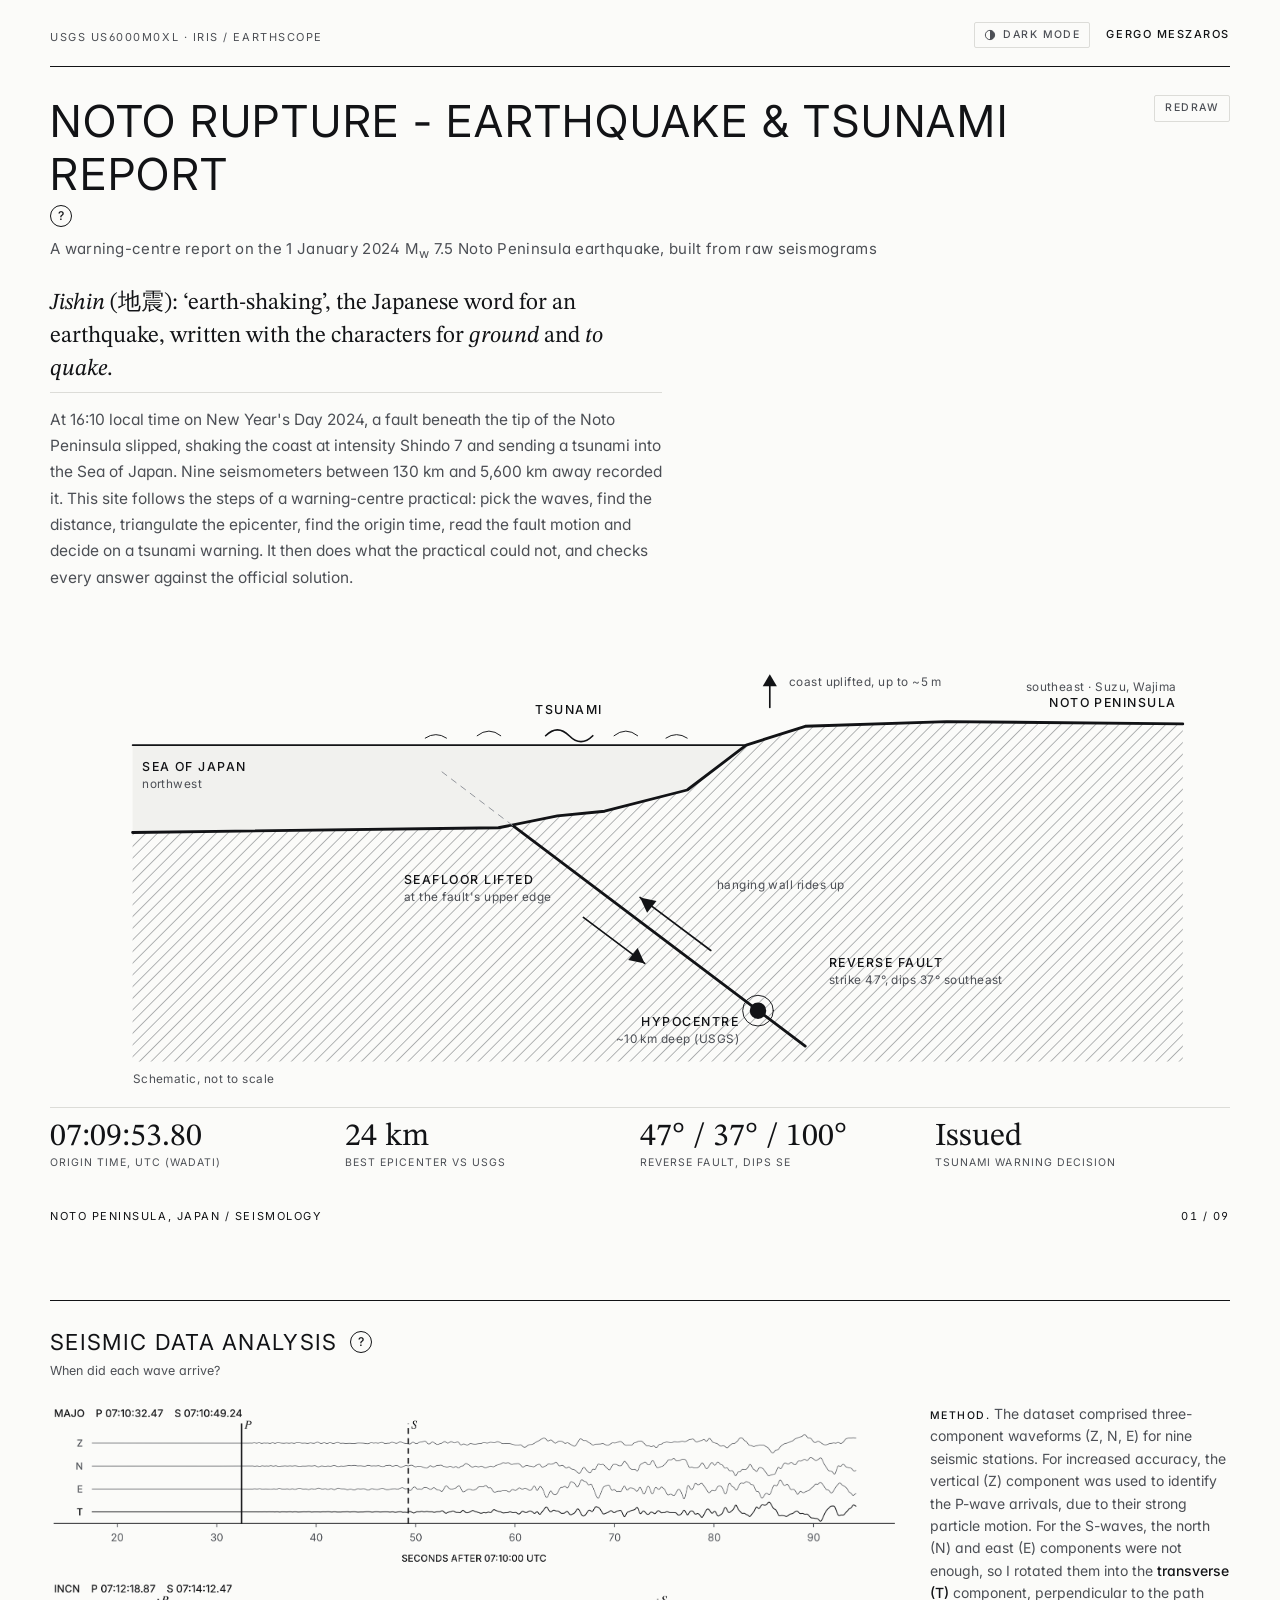
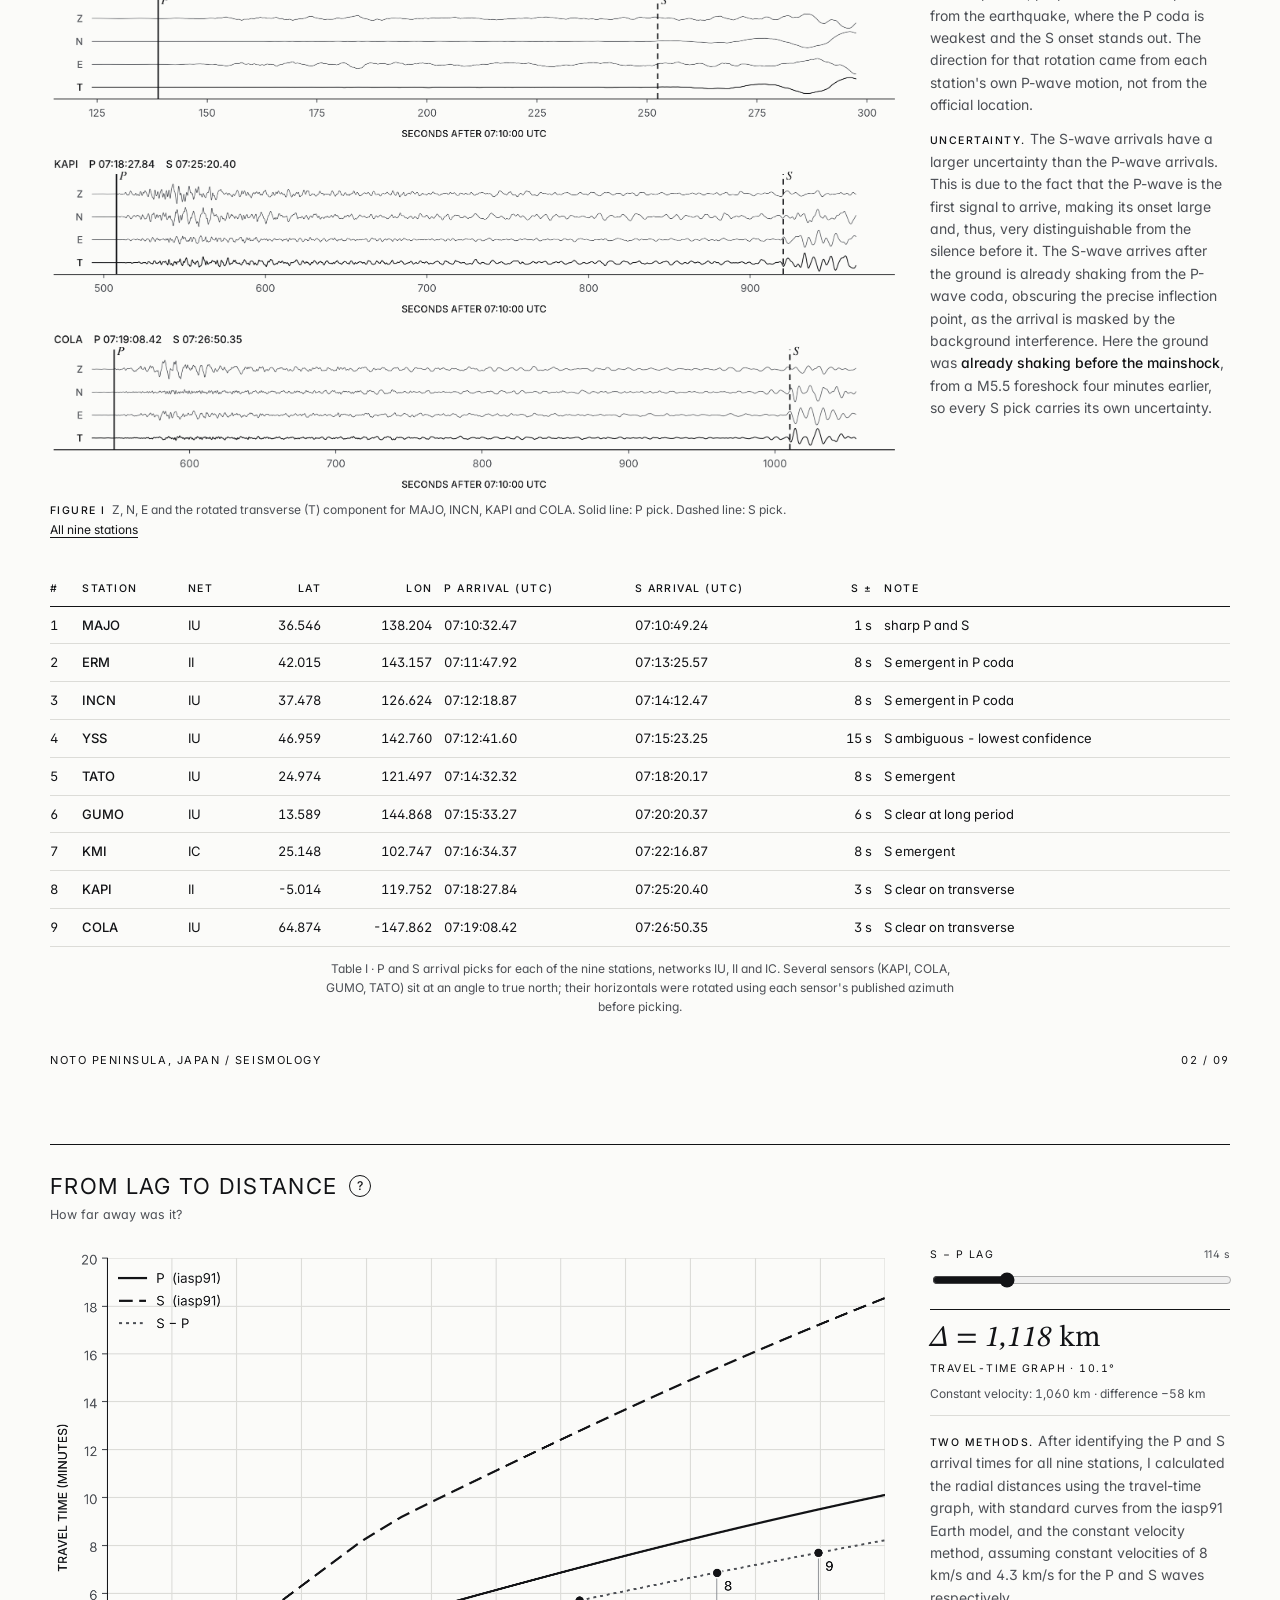
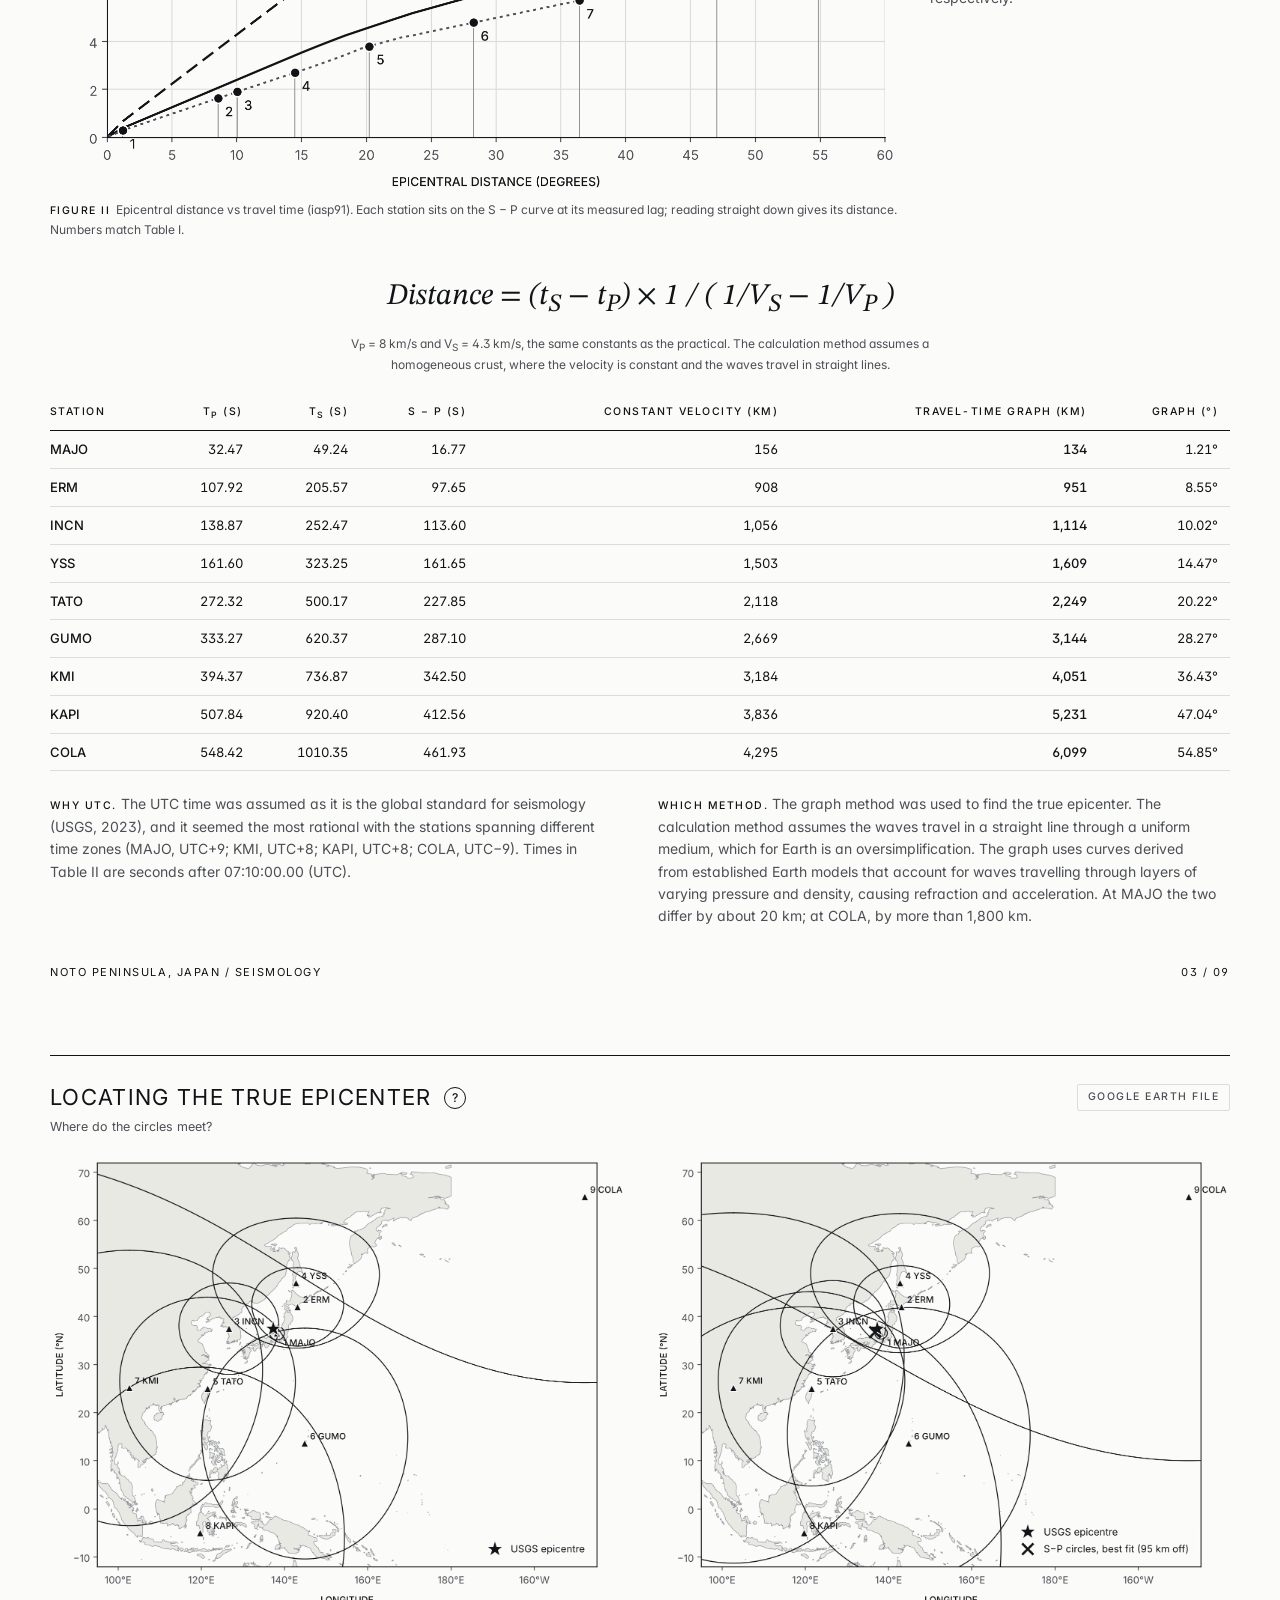
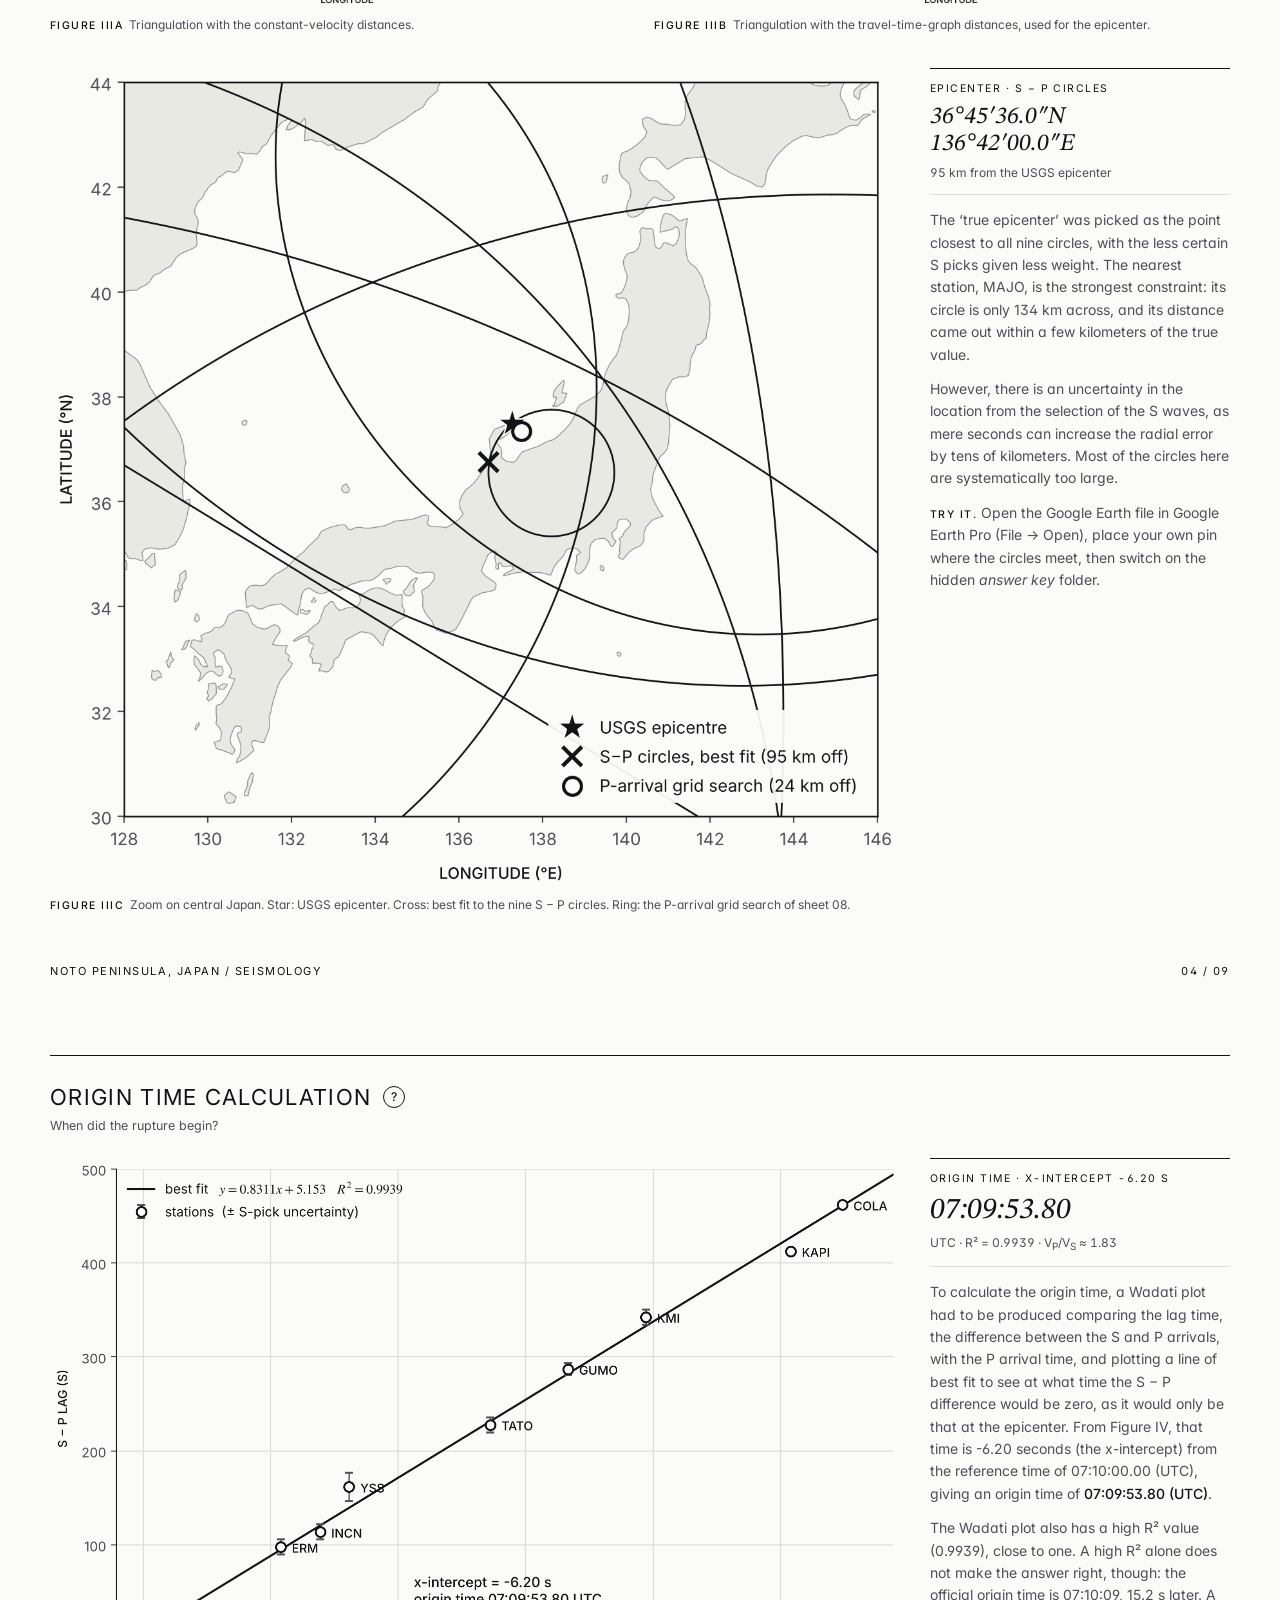
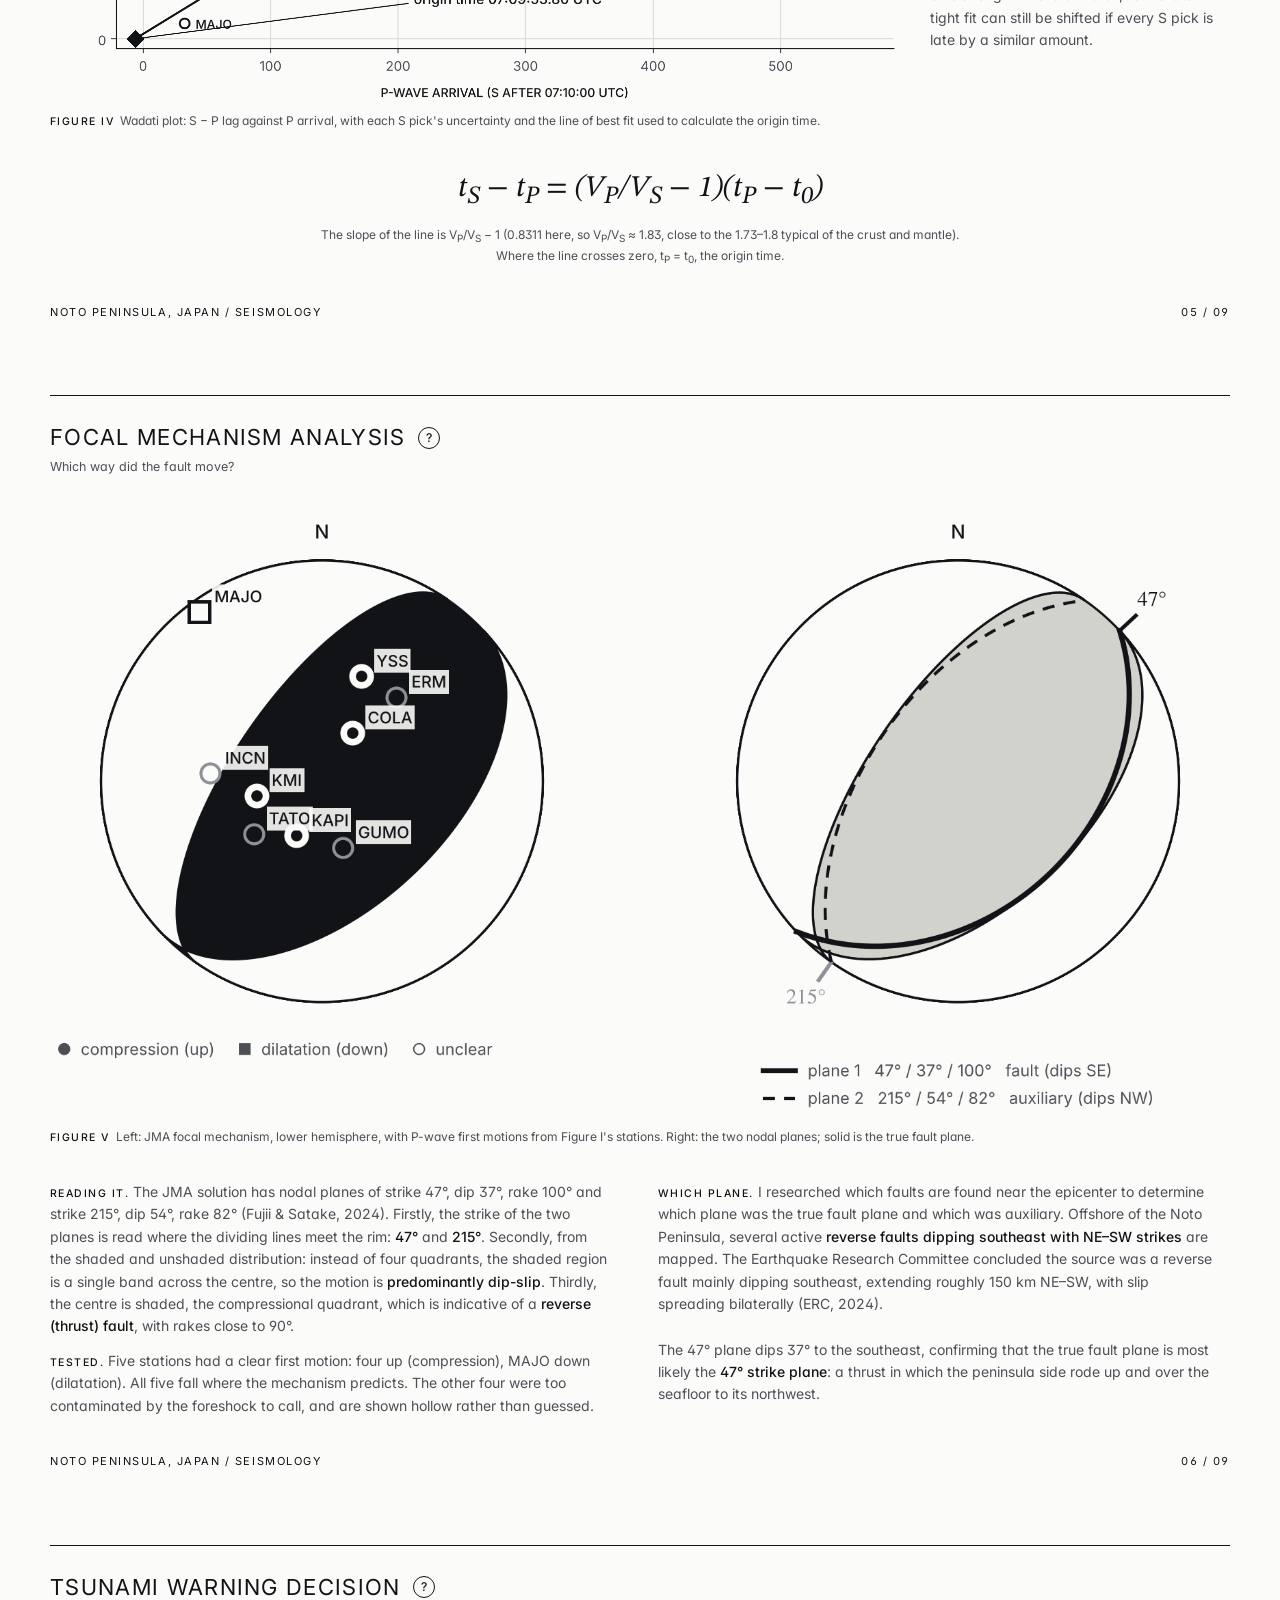
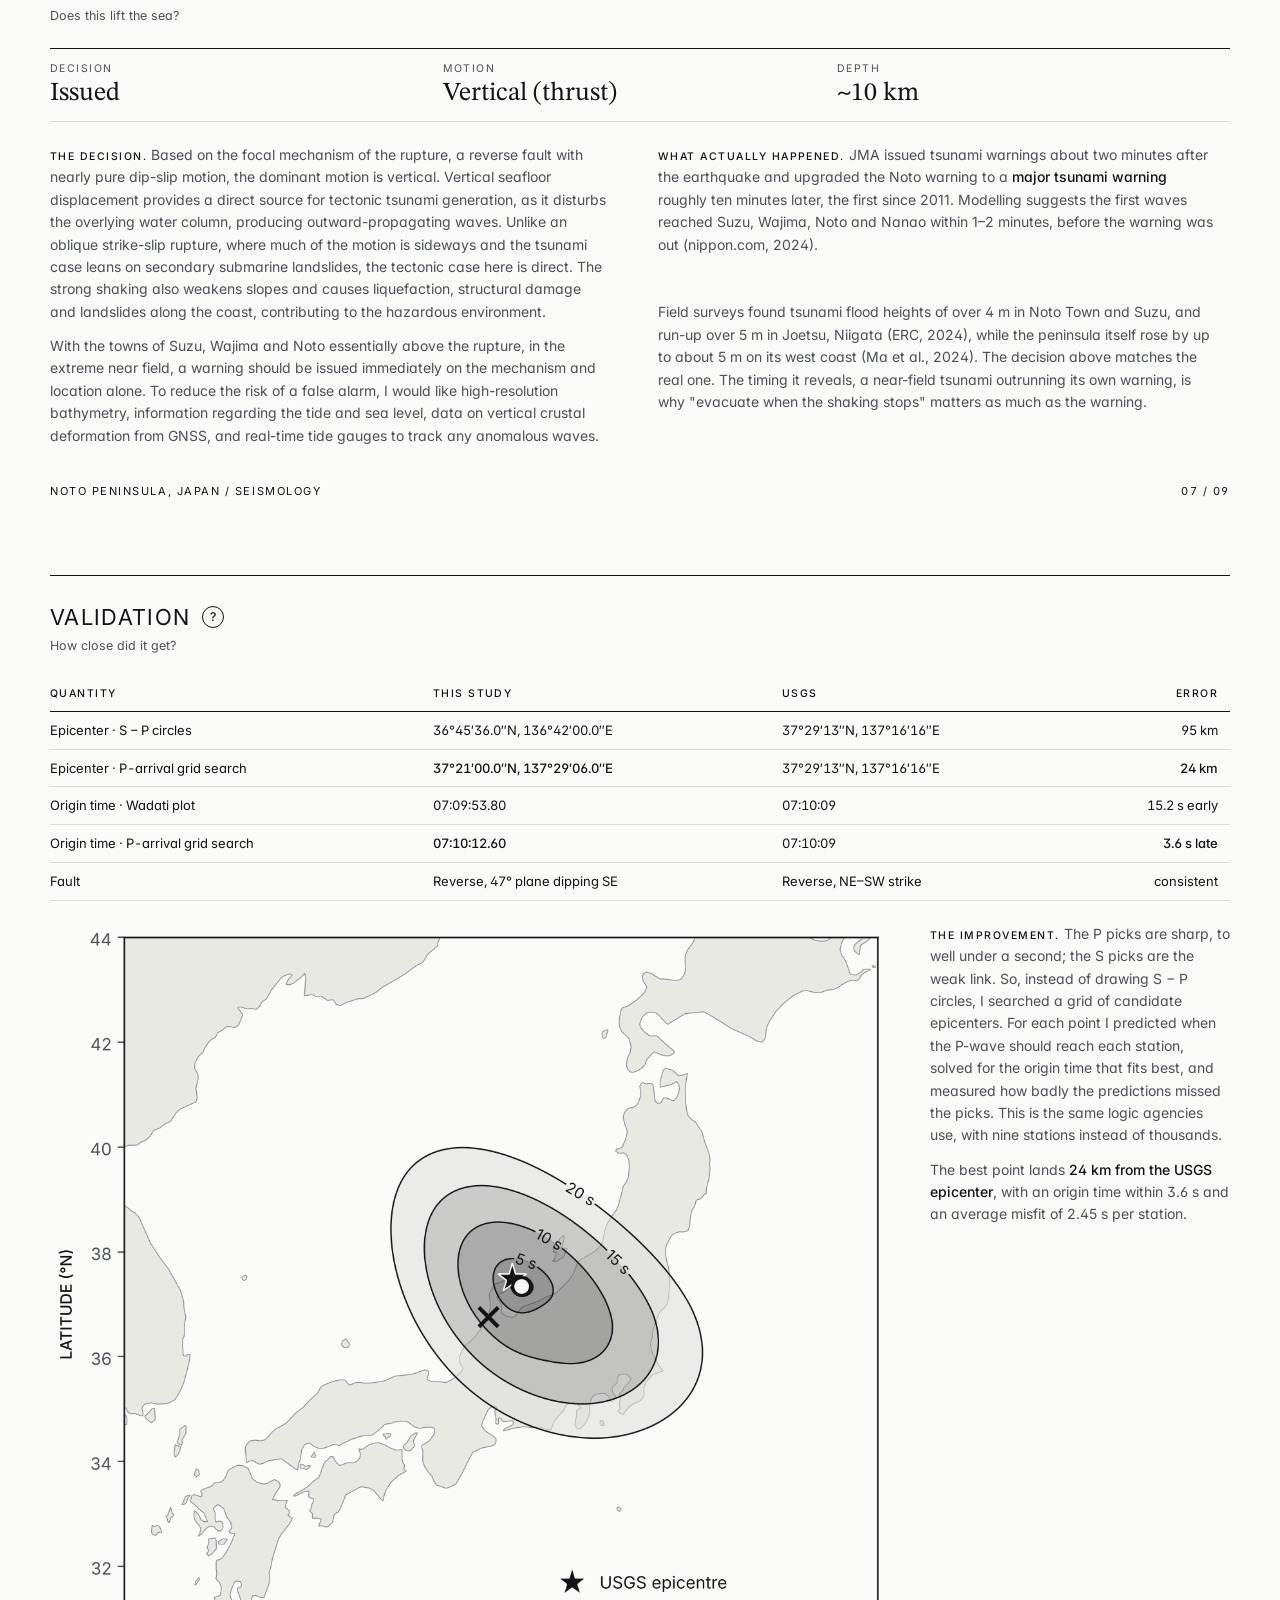
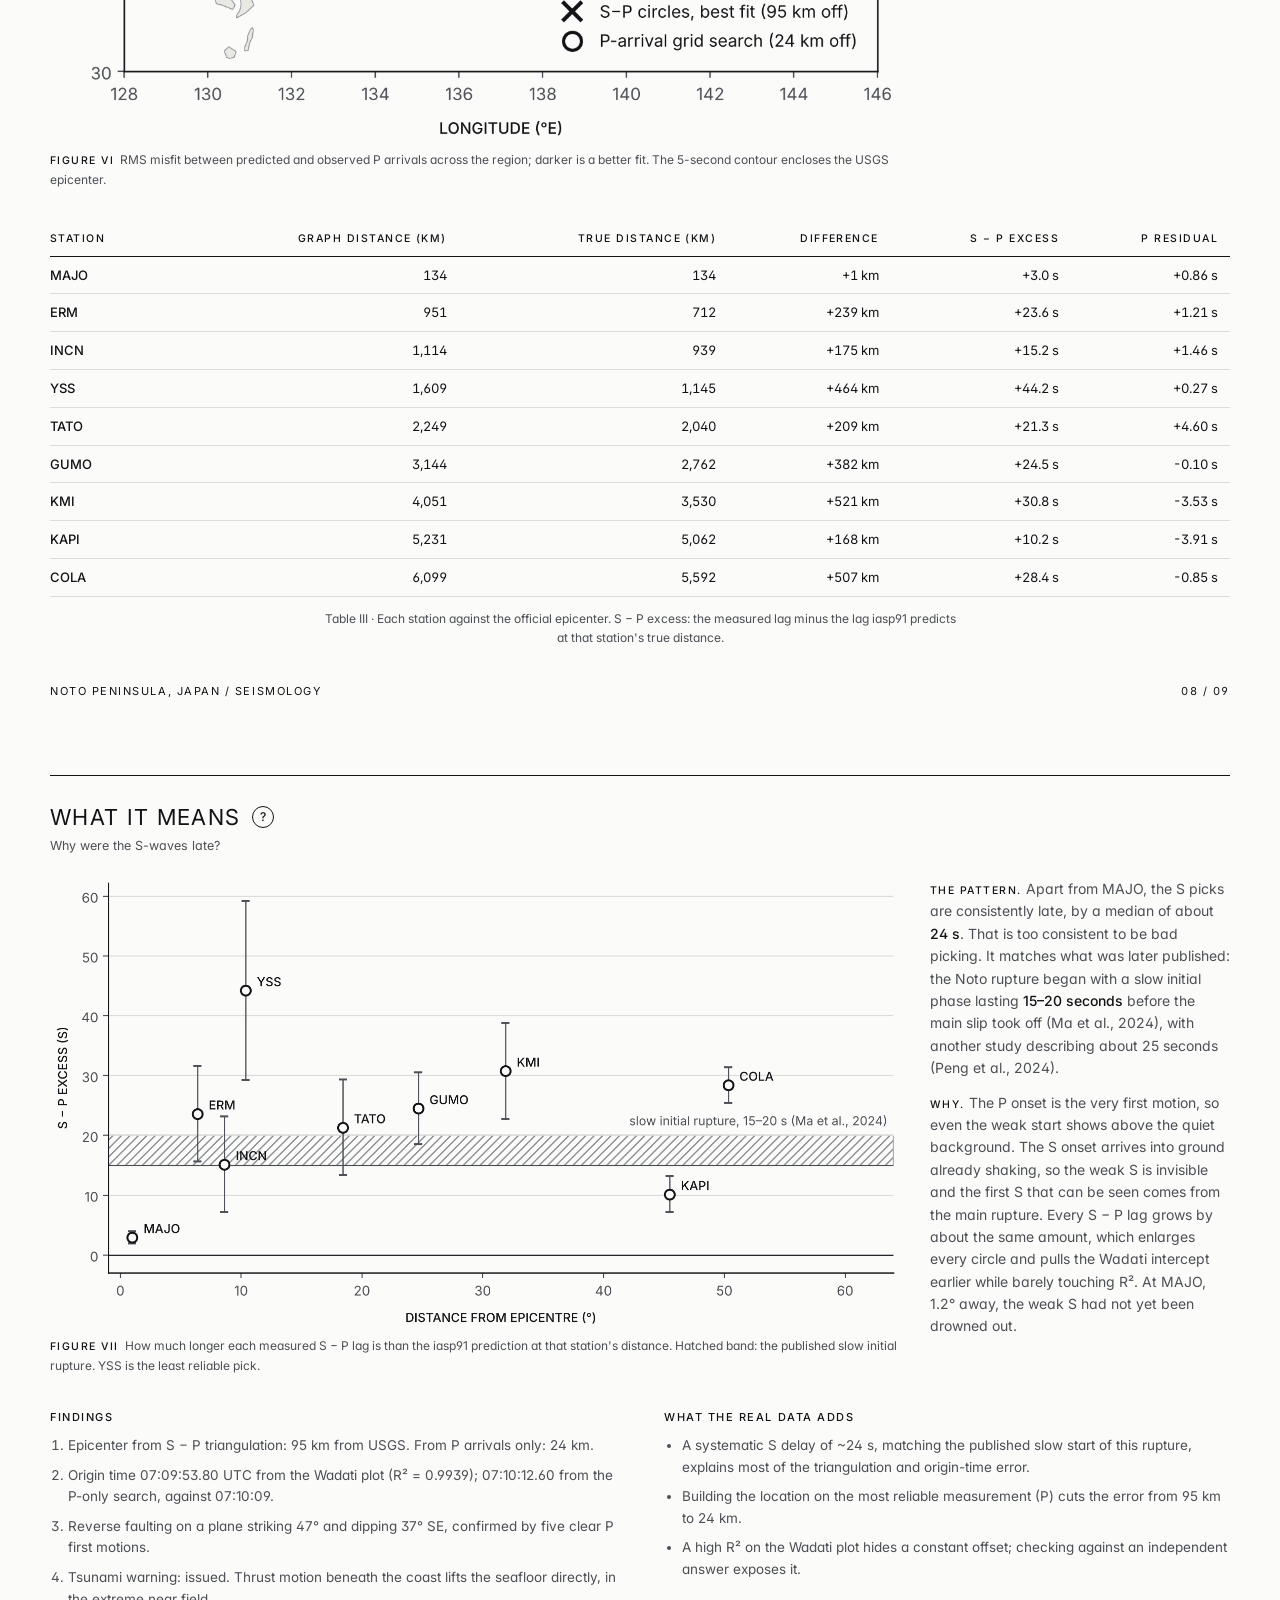
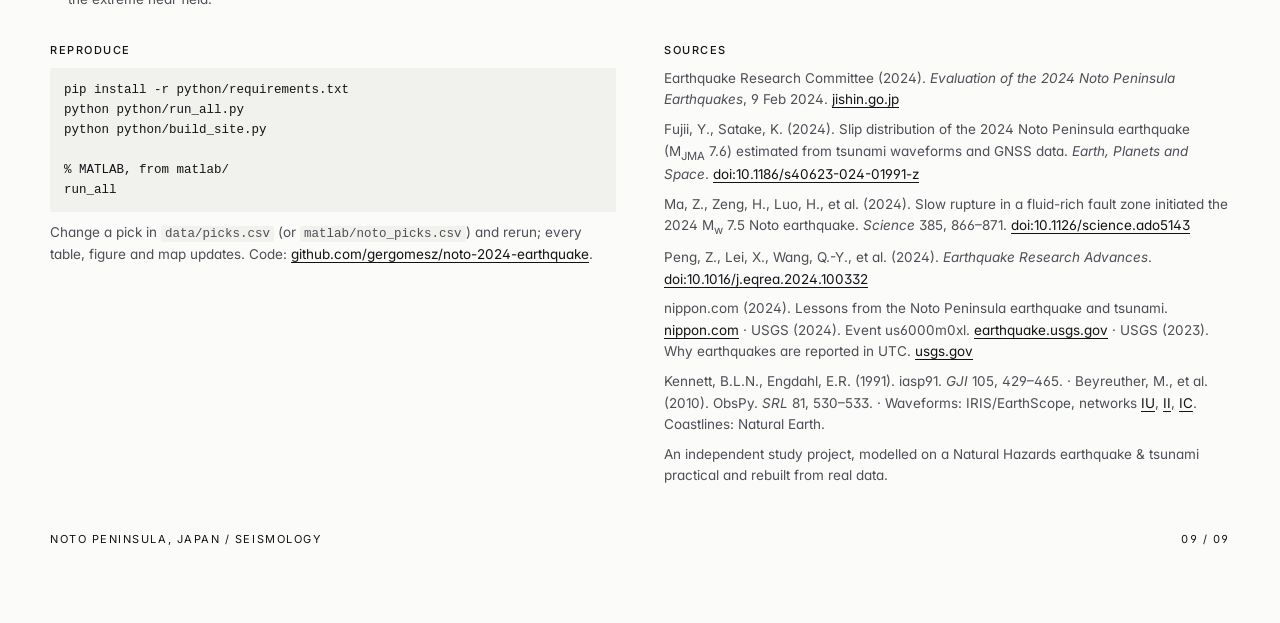
<file: index.html>
<!doctype html>
<html lang="en">
<head>
<meta charset="utf-8">
<meta name="viewport" content="width=device-width, initial-scale=1, viewport-fit=cover">
<title>Noto Rupture - Earthquake &amp; Tsunami Report</title>
<meta name="description" content="Locating the 1 January 2024 Mw 7.5 Noto Peninsula earthquake from raw seismograms: P and S picks, triangulation, a Wadati origin time, the focal mechanism and a tsunami warning decision, checked against USGS.">
<link rel="preconnect" href="https://fonts.googleapis.com">
<link rel="preconnect" href="https://fonts.gstatic.com" crossorigin>
<link rel="stylesheet" href="https://fonts.googleapis.com/css2?family=Inter:wght@400;500&family=STIX+Two+Text:ital@0;1&display=swap">
<link rel="stylesheet" href="assets/style.css">
</head>
<body>
<div class="sheet">

<div class="topbar">
  <span class="src">USGS us6000m0xl · IRIS / EarthScope</span>
  <div class="tb-right">
    <button id="theme-toggle" class="theme-btn" type="button" aria-pressed="false"><svg viewBox="0 0 16 16" aria-hidden="true"><circle cx="8" cy="8" r="6.2"/><path d="M8 1.8 A6.2 6.2 0 0 1 8 14.2 Z"/></svg><span>Dark mode</span></button>
    <span class="who">Gergo Meszaros</span>
  </div>
</div>

<section class="plate" id="overview">
  <div class="plate-head">
    <div>
      <h1>Noto Rupture - Earthquake &amp; Tsunami Report <button class="eli-btn" type="button" aria-expanded="false" aria-controls="eli-overview" aria-label="Overview: explain in simple terms">?</button></h1>
      <p class="sub sub-hero">A warning-centre report on the 1 January 2024 M<sub>w</sub> 7.5 Noto Peninsula earthquake, built from raw seismograms</p>
    </div>
    <button class="replay" type="button" data-replay="xsec">Redraw</button>
  </div>
  <div class="eli" id="eli-overview" hidden><p class="eli-k">Overview · in simple terms</p><p>When a fault slips, it sends out two kinds of wave. The P-wave is faster and arrives first; the S-wave is slower and arrives later. The further away you are, the bigger the gap between them, so each station's gap tells you its distance to the earthquake. Draw a circle of that size around every station and the earthquake sits where the circles meet. The same gaps also give the start time, and the direction of the very first shake shows which way the fault moved. That last part decides whether the sea floor was lifted, and so whether to warn of a tsunami.</p></div>
  <div class="hero-intro">
    <p class="epigraph"><i>Jishin</i> (地震): ‘earth-shaking’, the Japanese word for an earthquake, written with the characters for <i>ground</i> and <i>to quake</i>.</p>
    <p>At 16:10 local time on New Year's Day 2024, a fault beneath the tip of the Noto Peninsula slipped, shaking the coast at intensity Shindo 7 and sending a tsunami into the Sea of Japan. Nine seismometers between 130 km and 5,600 km away recorded it. This site follows the steps of a warning-centre practical: pick the waves, find the distance, triangulate the epicenter, find the origin time, read the fault motion and decide on a tsunami warning. It then does what the practical could not, and checks every answer against the official solution.</p>
  </div>
  <div class="figure drawing" id="xsec">
    <svg viewBox="0 0 1000 400" role="img" aria-labelledby="xsec-t xsec-d">
      <title id="xsec-t">Schematic northwest–southeast cross-section through the Noto Peninsula</title>
      <desc id="xsec-d">A reverse fault dips about 37 degrees to the southeast beneath the Noto Peninsula. The block above the fault moves up and to the northwest, lifting the seafloor offshore and the coast, which pushes the overlying water up into a tsunami.</desc>
      <defs><pattern id="hx-ground" width="7" height="7" patternUnits="userSpaceOnUse" patternTransform="rotate(45)"><line x1="0" y1="0" x2="0" y2="7" class="hatch-line"/></pattern></defs>
      <path class="sea" d="M70 112 L590 112 L540 150 L470 168 L430 172 L380 182 L70 186 Z"/>
      <path class="hatch-ground" d="M70 186 L380 182 L430 172 L470 168 L540 150 L590 112 L640 96 L760 92 L960 94 L960 380 L70 380 Z"/>
      <path data-draw class="ln" d="M70 112 L590 112"/>
      <path data-draw class="ln bold" d="M70 186 L380 182 L430 172 L470 168 L540 150 L590 112 L640 96 L760 92 L960 94"/>
      <path data-draw class="ln bold" d="M392 180 L640 367"/>
      <path class="ln faint dash" d="M392 180 L330 133"/>
      <path data-draw class="ln" d="M560 286 L500 241"/><path class="fill-ink" d="M500 241 L514 244 L506 254 Z"/>
      <path data-draw class="ln" d="M452 258 L504 297"/><path class="fill-ink" d="M504 297 L490 294 L498 284 Z"/>
      <circle cx="600" cy="337" r="7" class="fill-ink"/><circle cx="600" cy="337" r="13" class="ln thin"/>
      <path data-draw class="ln" d="M420 104 q10 -10 20 0 q10 10 20 0"/>
      <path data-draw class="ln thin" d="M362 104 q10 -8 20 0 M478 104 q10 -8 20 0"/>
      <path data-draw class="ln thin" d="M318 106 q9 -6 18 0 M522 106 q9 -6 18 0"/>
      <path class="ln" d="M610 80 L610 58"/><path class="fill-ink" d="M610 52 L604 62 L616 62 Z"/>
      <text x="78" y="134" class="lbl">Sea of Japan</text>
      <text x="78" y="148" class="lbl-sub">northwest</text>
      <text x="955" y="80" class="lbl" text-anchor="end">Noto Peninsula</text>
      <text x="955" y="66" class="lbl-sub" text-anchor="end">southeast · Suzu, Wajima</text>
      <text x="626" y="62" class="lbl-sub">coast uplifted, up to ~5 m</text>
      <text x="440" y="86" class="lbl" text-anchor="middle">Tsunami</text>
      <text x="300" y="230" class="lbl">Seafloor lifted</text>
      <text x="300" y="244" class="lbl-sub">at the fault's upper edge</text>
      <text x="660" y="300" class="lbl">Reverse fault</text>
      <text x="660" y="314" class="lbl-sub">strike 47°, dips 37° southeast</text>
      <text x="584" y="350" class="lbl" text-anchor="end">Hypocentre</text>
      <text x="584" y="364" class="lbl-sub" text-anchor="end">~10 km deep (USGS)</text>
      <text x="565" y="234" class="lbl-sub">hanging wall rides up</text>
      <text x="70" y="398" class="lbl-sub">Schematic, not to scale</text>
    </svg>
  </div>
  <div class="hero-figs">
    <div><div class="v">07:09:53.80</div><div class="k">origin time, UTC (Wadati)</div></div>
    <div><div class="v">24 km</div><div class="k">best epicenter vs USGS</div></div>
    <div><div class="v">47° / 37° / 100°</div><div class="k">reverse fault, dips SE</div></div>
    <div><div class="v">Issued</div><div class="k">tsunami warning decision</div></div>
  </div>
  <div class="plate-foot"><span>Noto Peninsula, Japan / Seismology</span><span>01 / 09</span></div>
</section>

<section class="plate" id="picks">
  <div class="plate-head">
    <div>
      <h2>Seismic data analysis <button class="eli-btn" type="button" aria-expanded="false" aria-controls="eli-picks" aria-label="Sheet 2: explain in simple terms">?</button></h2>
      <p class="sub">When did each wave arrive?</p>
    </div>
  </div>
  <div class="eli" id="eli-picks" hidden><p class="eli-k">Sheet 2 · in simple terms</p><p>Each station records the ground moving up–down (Z), north–south (N) and east–west (E). The P-wave arrives first and pushes the ground along its path, so it shows up best on Z. The S-wave arrives later and shakes the ground side to side, across its path. Turning N and E into the "across the path" direction (T) hides most of the P-wave's leftover shaking, so the S-wave's start is easier to see. The two lines on each record mark those start times.</p></div>
  <div class="plate-body">
    <div class="figure fig"><a href="figures/light/fig1_seismograms.png" target="_blank"><img class="lt" src="figures/light/fig1_seismograms.png" alt="Seismograms for MAJO, INCN, KAPI and COLA with P and S picks"><img class="dk" src="figures/dark/fig1_seismograms.png" alt=""></a>
      <p class="fig-cap"><b>Figure I</b>Z, N, E and the rotated transverse (T) component for MAJO, INCN, KAPI and COLA. Solid line: P pick. Dashed line: S pick. <a href="figures/light/fig1b_all_stations.png" target="_blank">All nine stations</a></p></div>
    <div class="notes">
      <p><span class="kicker">Method.</span> The dataset comprised three-component waveforms (Z, N, E) for nine seismic stations. For increased accuracy, the vertical (Z) component was used to identify the P-wave arrivals, due to their strong particle motion. For the S-waves, the north (N) and east (E) components were not enough, so I rotated them into the <strong>transverse (T)</strong> component, perpendicular to the path from the earthquake, where the P coda is weakest and the S onset stands out. The direction for that rotation came from each station's own P-wave motion, not from the official location.</p>
      <p><span class="kicker">Uncertainty.</span> The S-wave arrivals have a larger uncertainty than the P-wave arrivals. This is due to the fact that the P-wave is the first signal to arrive, making its onset large and, thus, very distinguishable from the silence before it. The S-wave arrives after the ground is already shaking from the P-wave coda, obscuring the precise inflection point, as the arrival is masked by the background interference. Here the ground was <strong>already shaking before the mainshock</strong>, from a M5.5 foreshock four minutes earlier, so every S pick carries its own uncertainty.</p>
    </div>
  </div>
  <div class="tablewrap"><table aria-label="Table I: arrival picks">
    <thead><tr><th>#</th><th>Station</th><th>Net</th><th class="num">Lat</th><th class="num">Lon</th><th>P arrival (UTC)</th><th>S arrival (UTC)</th><th class="num">S ±</th><th>Note</th></tr></thead>
    <tbody><tr><td>1</td><td class='em'>MAJO</td><td>IU</td><td class='num'>36.546</td><td class='num'>138.204</td><td>07:10:32.47</td><td>07:10:49.24</td><td class='num'>1 s</td><td>sharp P and S</td></tr><tr><td>2</td><td class='em'>ERM</td><td>II</td><td class='num'>42.015</td><td class='num'>143.157</td><td>07:11:47.92</td><td>07:13:25.57</td><td class='num'>8 s</td><td>S emergent in P coda</td></tr><tr><td>3</td><td class='em'>INCN</td><td>IU</td><td class='num'>37.478</td><td class='num'>126.624</td><td>07:12:18.87</td><td>07:14:12.47</td><td class='num'>8 s</td><td>S emergent in P coda</td></tr><tr><td>4</td><td class='em'>YSS</td><td>IU</td><td class='num'>46.959</td><td class='num'>142.760</td><td>07:12:41.60</td><td>07:15:23.25</td><td class='num'>15 s</td><td>S ambiguous - lowest confidence</td></tr><tr><td>5</td><td class='em'>TATO</td><td>IU</td><td class='num'>24.974</td><td class='num'>121.497</td><td>07:14:32.32</td><td>07:18:20.17</td><td class='num'>8 s</td><td>S emergent</td></tr><tr><td>6</td><td class='em'>GUMO</td><td>IU</td><td class='num'>13.589</td><td class='num'>144.868</td><td>07:15:33.27</td><td>07:20:20.37</td><td class='num'>6 s</td><td>S clear at long period</td></tr><tr><td>7</td><td class='em'>KMI</td><td>IC</td><td class='num'>25.148</td><td class='num'>102.747</td><td>07:16:34.37</td><td>07:22:16.87</td><td class='num'>8 s</td><td>S emergent</td></tr><tr><td>8</td><td class='em'>KAPI</td><td>II</td><td class='num'>-5.014</td><td class='num'>119.752</td><td>07:18:27.84</td><td>07:25:20.40</td><td class='num'>3 s</td><td>S clear on transverse</td></tr><tr><td>9</td><td class='em'>COLA</td><td>IU</td><td class='num'>64.874</td><td class='num'>-147.862</td><td>07:19:08.42</td><td>07:26:50.35</td><td class='num'>3 s</td><td>S clear on transverse</td></tr></tbody>
  </table></div>
  <p class="caption">Table I · P and S arrival picks for each of the nine stations, networks IU, II and IC. Several sensors (KAPI, COLA, GUMO, TATO) sit at an angle to true north; their horizontals were rotated using each sensor's published azimuth before picking.</p>
  <div class="plate-foot"><span>Noto Peninsula, Japan / Seismology</span><span>02 / 09</span></div>
</section>

<section class="plate" id="distance">
  <div class="plate-head">
    <div>
      <h2>From lag to distance <button class="eli-btn" type="button" aria-expanded="false" aria-controls="eli-distance" aria-label="Sheet 3: explain in simple terms">?</button></h2>
      <p class="sub">How far away was it?</p>
    </div>
  </div>
  <div class="eli" id="eli-distance" hidden><p class="eli-k">Sheet 3 · in simple terms</p><p>Think of two runners leaving the same start line, one faster than the other. The further the finish line, the bigger the gap between them when they cross it. The P and S waves are those runners. There are two ways to turn the gap into a distance: assume both waves run at a constant speed in a straight line, or read it off curves calculated for the real Earth, where waves speed up with depth and bend. Slide the lag to see the two answers drift apart with distance.</p></div>
  <div class="plate-body">
    <div class="figure fig"><a href="figures/light/fig2_traveltime.png" target="_blank"><img class="lt" src="figures/light/fig2_traveltime.png" alt="Travel-time graph with stations plotted on the S-P curve"><img class="dk" src="figures/dark/fig2_traveltime.png" alt=""></a>
      <p class="fig-cap"><b>Figure II</b>Epicentral distance vs travel time (iasp91). Each station sits on the S − P curve at its measured lag; reading straight down gives its distance. Numbers match Table I.</p></div>
    <div class="controls">
      <div class="ctl">
        <label for="sp-slider"><span>S − P lag</span><span id="sp-v">114 s</span></label>
        <input id="sp-slider" type="range" min="5" max="470" value="114">
      </div>
      <div class="readout" aria-live="polite">
        <div class="big"><span>Δ</span> <b>=</b> <span id="sp-graph">1,114</span> <b>km</b></div>
        <div class="tag">Travel-time graph · <span id="sp-deg">10.0°</span></div>
        <div class="small">Constant velocity: <span id="sp-const">1,056 km</span> · difference <span id="sp-diff">−58 km</span></div>
      </div>
      <div class="notes">
        <p><span class="kicker">Two methods.</span> After identifying the P and S arrival times for all nine stations, I calculated the radial distances using the travel-time graph, with standard curves from the iasp91 Earth model, and the constant velocity method, assuming constant velocities of 8 km/s and 4.3 km/s for the P and S waves respectively.</p>
      </div>
    </div>
  </div>
  <div class="formula">Distance = (t<sub>S</sub> − t<sub>P</sub>) × 1 / ( 1/V<sub>S</sub> − 1/V<sub>P</sub> )</div>
  <p class="caption">V<sub>P</sub> = 8 km/s and V<sub>S</sub> = 4.3 km/s, the same constants as the practical. The calculation method assumes a homogeneous crust, where the velocity is constant and the waves travel in straight lines.</p>
  <div class="tablewrap"><table aria-label="Table II: lags and distances">
    <thead><tr><th>Station</th><th class="num">t<sub>P</sub> (s)</th><th class="num">t<sub>S</sub> (s)</th><th class="num">S − P (s)</th><th class="num">Constant velocity (km)</th><th class="num">Travel-time graph (km)</th><th class="num">Graph (°)</th></tr></thead>
    <tbody><tr><td class='em'>MAJO</td><td class='num'>32.47</td><td class='num'>49.24</td><td class='num'>16.77</td><td class='num'>156</td><td class='num em'>134</td><td class='num'>1.21°</td></tr><tr><td class='em'>ERM</td><td class='num'>107.92</td><td class='num'>205.57</td><td class='num'>97.65</td><td class='num'>908</td><td class='num em'>951</td><td class='num'>8.55°</td></tr><tr><td class='em'>INCN</td><td class='num'>138.87</td><td class='num'>252.47</td><td class='num'>113.60</td><td class='num'>1,056</td><td class='num em'>1,114</td><td class='num'>10.02°</td></tr><tr><td class='em'>YSS</td><td class='num'>161.60</td><td class='num'>323.25</td><td class='num'>161.65</td><td class='num'>1,503</td><td class='num em'>1,609</td><td class='num'>14.47°</td></tr><tr><td class='em'>TATO</td><td class='num'>272.32</td><td class='num'>500.17</td><td class='num'>227.85</td><td class='num'>2,118</td><td class='num em'>2,249</td><td class='num'>20.22°</td></tr><tr><td class='em'>GUMO</td><td class='num'>333.27</td><td class='num'>620.37</td><td class='num'>287.10</td><td class='num'>2,669</td><td class='num em'>3,144</td><td class='num'>28.27°</td></tr><tr><td class='em'>KMI</td><td class='num'>394.37</td><td class='num'>736.87</td><td class='num'>342.50</td><td class='num'>3,184</td><td class='num em'>4,051</td><td class='num'>36.43°</td></tr><tr><td class='em'>KAPI</td><td class='num'>507.84</td><td class='num'>920.40</td><td class='num'>412.56</td><td class='num'>3,836</td><td class='num em'>5,231</td><td class='num'>47.04°</td></tr><tr><td class='em'>COLA</td><td class='num'>548.42</td><td class='num'>1010.35</td><td class='num'>461.93</td><td class='num'>4,295</td><td class='num em'>6,099</td><td class='num'>54.85°</td></tr></tbody>
  </table></div>
  <div class="twin">
    <div class="notes">
      <p><span class="kicker">Why UTC.</span> The UTC time was assumed as it is the global standard for seismology (USGS, 2023), and it seemed the most rational with the stations spanning different time zones (MAJO, UTC+9; KMI, UTC+8; KAPI, UTC+8; COLA, UTC−9). Times in Table II are seconds after 07:10:00.00 (UTC).</p>
    </div>
    <div class="notes">
      <p><span class="kicker">Which method.</span> The graph method was used to find the true epicenter. The calculation method assumes the waves travel in a straight line through a uniform medium, which for Earth is an oversimplification. The graph uses curves derived from established Earth models that account for waves travelling through layers of varying pressure and density, causing refraction and acceleration. At MAJO the two differ by about 20 km; at COLA, by more than 1,800 km.</p>
    </div>
  </div>
  <div class="plate-foot"><span>Noto Peninsula, Japan / Seismology</span><span>03 / 09</span></div>
</section>

<section class="plate" id="epicenter">
  <div class="plate-head">
    <div>
      <h2>Locating the true epicenter <button class="eli-btn" type="button" aria-expanded="false" aria-controls="eli-epicenter" aria-label="Sheet 4: explain in simple terms">?</button></h2>
      <p class="sub">Where do the circles meet?</p>
    </div>
    <a class="replay" href="downloads/noto_triangulation.kml" download>Google Earth file</a>
  </div>
  <div class="eli" id="eli-epicenter" hidden><p class="eli-k">Sheet 4 · in simple terms</p><p>Each station only knows how far away the earthquake was, not in which direction, so its answer is a circle. Two circles cross at two points; a third picks one of them. With nine, the circles should all pass through one spot. Here they don't quite: most are a little too big, for a reason sheet 09 explains. The cross marks the point that sits closest to all of them at once.</p></div>
  <div class="fig-pair">
    <div class="fig"><a href="figures/light/fig3a_map_const.png" target="_blank"><img class="lt" src="figures/light/fig3a_map_const.png" alt="Circles from constant-velocity distances"><img class="dk" src="figures/dark/fig3a_map_const.png" alt=""></a>
      <p class="fig-cap"><b>Figure IIIa</b>Triangulation with the constant-velocity distances.</p></div>
    <div class="fig"><a href="figures/light/fig3b_map_graph.png" target="_blank"><img class="lt" src="figures/light/fig3b_map_graph.png" alt="Circles from travel-time graph distances"><img class="dk" src="figures/dark/fig3b_map_graph.png" alt=""></a>
      <p class="fig-cap"><b>Figure IIIb</b>Triangulation with the travel-time-graph distances, used for the epicenter.</p></div>
  </div>
  <div class="plate-body">
    <div class="figure fig"><a href="figures/light/fig3c_map_zoom.png" target="_blank"><img class="lt" src="figures/light/fig3c_map_zoom.png" alt="Zoom on where the circles meet"><img class="dk" src="figures/dark/fig3c_map_zoom.png" alt=""></a>
      <p class="fig-cap"><b>Figure IIIc</b>Zoom on central Japan. Star: USGS epicenter. Cross: best fit to the nine S − P circles. Ring: the P-arrival grid search of sheet 08.</p></div>
    <div class="readout-col controls">
      <div class="readout">
        <div class="tag">Epicenter · S − P circles</div>
        <div class="big" style="font-size:24px">36°45′36.0″N<br>136°42′00.0″E</div>
        <div class="small">95 km from the USGS epicenter</div>
      </div>
      <div class="notes">
        <p>The ‘true epicenter’ was picked as the point closest to all nine circles, with the less certain S picks given less weight. The nearest station, MAJO, is the strongest constraint: its circle is only 134 km across, and its distance came out within a few kilometers of the true value.</p>
        <p>However, there is an uncertainty in the location from the selection of the S waves, as mere seconds can increase the radial error by tens of kilometers. Most of the circles here are systematically too large.</p>
        <p><span class="kicker">Try it.</span> Open the Google Earth file in Google Earth Pro (File → Open), place your own pin where the circles meet, then switch on the hidden <i>answer key</i> folder.</p>
      </div>
    </div>
  </div>
  <div class="plate-foot"><span>Noto Peninsula, Japan / Seismology</span><span>04 / 09</span></div>
</section>

<section class="plate" id="origin">
  <div class="plate-head">
    <div>
      <h2>Origin time calculation <button class="eli-btn" type="button" aria-expanded="false" aria-controls="eli-origin" aria-label="Sheet 5: explain in simple terms">?</button></h2>
      <p class="sub">When did the rupture begin?</p>
    </div>
  </div>
  <div class="eli" id="eli-origin" hidden><p class="eli-k">Sheet 5 · in simple terms</p><p>The gap between the two waves grows steadily the later the first wave arrives. Plot one against the other and the points fall on a straight line. Follow the line back to where the gap is zero: that is the moment the two waves were together, at the source. That moment is the start of the earthquake.</p></div>
  <div class="plate-body">
    <div class="figure fig"><a href="figures/light/fig4_wadati.png" target="_blank"><img class="lt" src="figures/light/fig4_wadati.png" alt="Wadati plot"><img class="dk" src="figures/dark/fig4_wadati.png" alt=""></a>
      <p class="fig-cap"><b>Figure IV</b>Wadati plot: S − P lag against P arrival, with each S pick's uncertainty and the line of best fit used to calculate the origin time.</p></div>
    <div class="controls">
      <div class="readout">
        <div class="tag">Origin time · x-intercept -6.20 s</div>
        <div class="big">07:09:53.80</div>
        <div class="small">UTC · R² = 0.9939 · V<sub>P</sub>/V<sub>S</sub> ≈ 1.83</div>
      </div>
      <div class="notes">
        <p>To calculate the origin time, a Wadati plot had to be produced comparing the lag time, the difference between the S and P arrivals, with the P arrival time, and plotting a line of best fit to see at what time the S − P difference would be zero, as it would only be that at the epicenter. From Figure IV, that time is -6.20 seconds (the x-intercept) from the reference time of 07:10:00.00 (UTC), giving an origin time of <strong>07:09:53.80 (UTC)</strong>.</p>
        <p>The Wadati plot also has a high R² value (0.9939), close to one. A high R² alone does not make the answer right, though: the official origin time is 07:10:09, 15.2 s later. A tight fit can still be shifted if every S pick is late by a similar amount.</p>
      </div>
    </div>
  </div>
  <div class="formula">t<sub>S</sub> − t<sub>P</sub> = (V<sub>P</sub>/V<sub>S</sub> − 1)(t<sub>P</sub> − t<sub>0</sub>)</div>
  <p class="caption">The slope of the line is V<sub>P</sub>/V<sub>S</sub> − 1 (0.8311 here, so V<sub>P</sub>/V<sub>S</sub> ≈ 1.83, close to the 1.73–1.8 typical of the crust and mantle). Where the line crosses zero, t<sub>P</sub> = t<sub>0</sub>, the origin time.</p>
  <div class="plate-foot"><span>Noto Peninsula, Japan / Seismology</span><span>05 / 09</span></div>
</section>

<section class="plate" id="focal">
  <div class="plate-head">
    <div>
      <h2>Focal mechanism analysis <button class="eli-btn" type="button" aria-expanded="false" aria-controls="eli-focal" aria-label="Sheet 6: explain in simple terms">?</button></h2>
      <p class="sub">Which way did the fault move?</p>
    </div>
  </div>
  <div class="eli" id="eli-focal" hidden><p class="eli-k">Sheet 6 · in simple terms</p><p>When a fault slips, the ground is pushed towards some stations and pulled away from others. A "beach ball" maps that pattern: dark where the first shake was a push, light where it was a pull. A dark band across the middle means one block was shoved up over the other, a reverse fault. Several of the nine stations recorded a clean first shake, and every one of them falls on the side of the ball this fault predicts.</p></div>
  <div class="figure fig"><a href="figures/light/fig5_focal_mechanism.png" target="_blank"><img class="lt" src="figures/light/fig5_focal_mechanism.png" alt="Focal mechanism with first motions and nodal planes"><img class="dk" src="figures/dark/fig5_focal_mechanism.png" alt=""></a>
    <p class="fig-cap"><b>Figure V</b>Left: JMA focal mechanism, lower hemisphere, with P-wave first motions from Figure I's stations. Right: the two nodal planes; solid is the true fault plane.</p></div>
  <div class="twin">
    <div class="notes">
      <p><span class="kicker">Reading it.</span> The JMA solution has nodal planes of strike 47°, dip 37°, rake 100° and strike 215°, dip 54°, rake 82° (Fujii &amp; Satake, 2024). Firstly, the strike of the two planes is read where the dividing lines meet the rim: <strong>47°</strong> and <strong>215°</strong>. Secondly, from the shaded and unshaded distribution: instead of four quadrants, the shaded region is a single band across the centre, so the motion is <strong>predominantly dip-slip</strong>. Thirdly, the centre is shaded, the compressional quadrant, which is indicative of a <strong>reverse (thrust) fault</strong>, with rakes close to 90°.</p>
      <p><span class="kicker">Tested.</span> Five stations had a clear first motion: four up (compression), MAJO down (dilatation). All five fall where the mechanism predicts. The other four were too contaminated by the foreshock to call, and are shown hollow rather than guessed.</p>
    </div>
    <div class="notes">
      <p><span class="kicker">Which plane.</span> I researched which faults are found near the epicenter to determine which plane was the true fault plane and which was auxiliary. Offshore of the Noto Peninsula, several active <strong>reverse faults dipping southeast with NE–SW strikes</strong> are mapped. The Earthquake Research Committee concluded the source was a reverse fault mainly dipping southeast, extending roughly 150 km NE–SW, with slip spreading bilaterally (ERC, 2024).</p>
      <p>The 47° plane dips 37° to the southeast, confirming that the true fault plane is most likely the <strong>47° strike plane</strong>: a thrust in which the peninsula side rode up and over the seafloor to its northwest.</p>
    </div>
  </div>
  <div class="plate-foot"><span>Noto Peninsula, Japan / Seismology</span><span>06 / 09</span></div>
</section>

<section class="plate" id="tsunami">
  <div class="plate-head">
    <div>
      <h2>Tsunami warning decision <button class="eli-btn" type="button" aria-expanded="false" aria-controls="eli-tsunami" aria-label="Sheet 7: explain in simple terms">?</button></h2>
      <p class="sub">Does this lift the sea?</p>
    </div>
  </div>
  <div class="eli" id="eli-tsunami" hidden><p class="eli-k">Sheet 7 · in simple terms</p><p>A tsunami starts when the seafloor suddenly moves up or down and drags the whole column of water above it along. A fault that slides sideways barely moves the water. A reverse fault like this one pushes the seafloor up. Here it happened right under the coast, so the waves could arrive within a minute or two, before any warning could get out.</p></div>
  <div class="stats">
    <div><div class="k">Decision</div><div class="v">Issued</div></div>
    <div><div class="k">Motion</div><div class="v">Vertical (thrust)</div></div>
    <div><div class="k">Depth</div><div class="v">~10 km</div></div>
  </div>
  <div class="twin">
    <div class="notes">
      <p><span class="kicker">The decision.</span> Based on the focal mechanism of the rupture, a reverse fault with nearly pure dip-slip motion, the dominant motion is vertical. Vertical seafloor displacement provides a direct source for tectonic tsunami generation, as it disturbs the overlying water column, producing outward-propagating waves. Unlike an oblique strike-slip rupture, where much of the motion is sideways and the tsunami case leans on secondary submarine landslides, the tectonic case here is direct. The strong shaking also weakens slopes and causes liquefaction, structural damage and landslides along the coast, contributing to the hazardous environment.</p>
      <p>With the towns of Suzu, Wajima and Noto essentially above the rupture, in the extreme near field, a warning should be issued immediately on the mechanism and location alone. To reduce the risk of a false alarm, I would like high-resolution bathymetry, information regarding the tide and sea level, data on vertical crustal deformation from GNSS, and real-time tide gauges to track any anomalous waves.</p>
    </div>
    <div class="notes">
      <p><span class="kicker">What actually happened.</span> JMA issued tsunami warnings about two minutes after the earthquake and upgraded the Noto warning to a <strong>major tsunami warning</strong> roughly ten minutes later, the first since 2011. Modelling suggests the first waves reached Suzu, Wajima, Noto and Nanao within 1–2 minutes, before the warning was out (nippon.com, 2024).</p>
      <p>Field surveys found tsunami flood heights of over 4 m in Noto Town and Suzu, and run-up over 5 m in Joetsu, Niigata (ERC, 2024), while the peninsula itself rose by up to about 5 m on its west coast (Ma et al., 2024). The decision above matches the real one. The timing it reveals, a near-field tsunami outrunning its own warning, is why "evacuate when the shaking stops" matters as much as the warning.</p>
    </div>
  </div>
  <div class="plate-foot"><span>Noto Peninsula, Japan / Seismology</span><span>07 / 09</span></div>
</section>

<section class="plate" id="validation">
  <div class="plate-head">
    <div>
      <h2>Validation <button class="eli-btn" type="button" aria-expanded="false" aria-controls="eli-validation" aria-label="Sheet 8: explain in simple terms">?</button></h2>
      <p class="sub">How close did it get?</p>
    </div>
  </div>
  <div class="eli" id="eli-validation" hidden><p class="eli-k">Sheet 8 · in simple terms</p><p>The P-wave times are sharp; the S-wave times are fuzzy. So, instead of using the gap between them, test thousands of possible locations on a grid: for each one, predict when the P-wave should have reached every station and measure how far off the predictions are. The location with the smallest error wins. Using only the reliable measurements cuts the error by three-quarters.</p></div>
  <div class="tablewrap"><table aria-label="Results compared with USGS">
    <thead><tr><th>Quantity</th><th>This study</th><th>USGS</th><th class="num">Error</th></tr></thead>
    <tbody>
      <tr><td>Epicenter · S − P circles</td><td>36°45′36.0″N, 136°42′00.0″E</td><td>37°29′13″N, 137°16′16″E</td><td class="num">95 km</td></tr>
      <tr><td>Epicenter · P-arrival grid search</td><td class="em">37°21′00.0″N, 137°29′06.0″E</td><td>37°29′13″N, 137°16′16″E</td><td class="num em">24 km</td></tr>
      <tr><td>Origin time · Wadati plot</td><td>07:09:53.80</td><td>07:10:09</td><td class="num">15.2 s early</td></tr>
      <tr><td>Origin time · P-arrival grid search</td><td class="em">07:10:12.60</td><td>07:10:09</td><td class="num em">3.6 s late</td></tr>
      <tr><td>Fault</td><td>Reverse, 47° plane dipping SE</td><td>Reverse, NE–SW strike</td><td class="num">consistent</td></tr>
    </tbody>
  </table></div>
  <div class="plate-body">
    <div class="figure fig"><a href="figures/light/fig6_p_gridsearch.png" target="_blank"><img class="lt" src="figures/light/fig6_p_gridsearch.png" alt="P-arrival grid search misfit map"><img class="dk" src="figures/dark/fig6_p_gridsearch.png" alt=""></a>
      <p class="fig-cap"><b>Figure VI</b>RMS misfit between predicted and observed P arrivals across the region; darker is a better fit. The 5-second contour encloses the USGS epicenter.</p></div>
    <div class="notes">
      <p><span class="kicker">The improvement.</span> The P picks are sharp, to well under a second; the S picks are the weak link. So, instead of drawing S − P circles, I searched a grid of candidate epicenters. For each point I predicted when the P-wave should reach each station, solved for the origin time that fits best, and measured how badly the predictions missed the picks. This is the same logic agencies use, with nine stations instead of thousands.</p>
      <p>The best point lands <strong>24 km from the USGS epicenter</strong>, with an origin time within 3.6 s and an average misfit of 2.45 s per station.</p>
    </div>
  </div>
  <div class="tablewrap"><table aria-label="Table III: station-by-station comparison">
    <thead><tr><th>Station</th><th class="num">Graph distance (km)</th><th class="num">True distance (km)</th><th class="num">Difference</th><th class="num">S − P excess</th><th class="num">P residual</th></tr></thead>
    <tbody><tr><td class='em'>MAJO</td><td class='num'>134</td><td class='num'>134</td><td class='num'>+1 km</td><td class='num'>+3.0 s</td><td class='num'>+0.86 s</td></tr><tr><td class='em'>ERM</td><td class='num'>951</td><td class='num'>712</td><td class='num'>+239 km</td><td class='num'>+23.6 s</td><td class='num'>+1.21 s</td></tr><tr><td class='em'>INCN</td><td class='num'>1,114</td><td class='num'>939</td><td class='num'>+175 km</td><td class='num'>+15.2 s</td><td class='num'>+1.46 s</td></tr><tr><td class='em'>YSS</td><td class='num'>1,609</td><td class='num'>1,145</td><td class='num'>+464 km</td><td class='num'>+44.2 s</td><td class='num'>+0.27 s</td></tr><tr><td class='em'>TATO</td><td class='num'>2,249</td><td class='num'>2,040</td><td class='num'>+209 km</td><td class='num'>+21.3 s</td><td class='num'>+4.60 s</td></tr><tr><td class='em'>GUMO</td><td class='num'>3,144</td><td class='num'>2,762</td><td class='num'>+382 km</td><td class='num'>+24.5 s</td><td class='num'>-0.10 s</td></tr><tr><td class='em'>KMI</td><td class='num'>4,051</td><td class='num'>3,530</td><td class='num'>+521 km</td><td class='num'>+30.8 s</td><td class='num'>-3.53 s</td></tr><tr><td class='em'>KAPI</td><td class='num'>5,231</td><td class='num'>5,062</td><td class='num'>+168 km</td><td class='num'>+10.2 s</td><td class='num'>-3.91 s</td></tr><tr><td class='em'>COLA</td><td class='num'>6,099</td><td class='num'>5,592</td><td class='num'>+507 km</td><td class='num'>+28.4 s</td><td class='num'>-0.85 s</td></tr></tbody>
  </table></div>
  <p class="caption">Table III · Each station against the official epicenter. S − P excess: the measured lag minus the lag iasp91 predicts at that station's true distance.</p>
  <div class="plate-foot"><span>Noto Peninsula, Japan / Seismology</span><span>08 / 09</span></div>
</section>

<section class="plate" id="conclusion">
  <div class="plate-head">
    <div>
      <h2>What it means <button class="eli-btn" type="button" aria-expanded="false" aria-controls="eli-conclusion" aria-label="Sheet 9: explain in simple terms">?</button></h2>
      <p class="sub">Why were the S-waves late?</p>
    </div>
  </div>
  <div class="eli" id="eli-conclusion" hidden><p class="eli-k">Sheet 9 · in simple terms</p><p>This earthquake started quietly. For its first 15–20 seconds the fault crept slowly before the big slip took off. The first P-wave is so clean that even that quiet start shows up. The first S-wave from the quiet start, though, was lost in the shaking already going on, so the S-wave seen at each station came from the big slip, about 20 seconds later. Every gap was therefore too long by about the same amount, which made every circle too big.</p></div>
  <div class="plate-body">
    <div class="figure fig"><a href="figures/light/fig7_s_delay.png" target="_blank"><img class="lt" src="figures/light/fig7_s_delay.png" alt="S-P excess by station compared with the slow initial rupture"><img class="dk" src="figures/dark/fig7_s_delay.png" alt=""></a>
      <p class="fig-cap"><b>Figure VII</b>How much longer each measured S − P lag is than the iasp91 prediction at that station's distance. Hatched band: the published slow initial rupture. YSS is the least reliable pick.</p></div>
    <div class="notes">
      <p><span class="kicker">The pattern.</span> Apart from MAJO, the S picks are consistently late, by a median of about <strong>24 s</strong>. That is too consistent to be bad picking. It matches what was later published: the Noto rupture began with a slow initial phase lasting <strong>15–20 seconds</strong> before the main slip took off (Ma et al., 2024), with another study describing about 25 seconds (Peng et al., 2024).</p>
      <p><span class="kicker">Why.</span> The P onset is the very first motion, so even the weak start shows above the quiet background. The S onset arrives into ground already shaking, so the weak S is invisible and the first S that can be seen comes from the main rupture. Every S − P lag grows by about the same amount, which enlarges every circle and pulls the Wadati intercept earlier while barely touching R². At MAJO, 1.2° away, the weak S had not yet been drowned out.</p>
    </div>
  </div>
  <div class="cols">
    <div>
      <h3>Findings</h3>
      <ol>
        <li>Epicenter from S − P triangulation: 95 km from USGS. From P arrivals only: 24 km.</li>
        <li>Origin time 07:09:53.80 UTC from the Wadati plot (R² = 0.9939); 07:10:12.60 from the P-only search, against 07:10:09.</li>
        <li>Reverse faulting on a plane striking 47° and dipping 37° SE, confirmed by five clear P first motions.</li>
        <li>Tsunami warning: issued. Thrust motion beneath the coast lifts the seafloor directly, in the extreme near field.</li>
      </ol>
    </div>
    <div>
      <h3>What the real data adds</h3>
      <ul>
        <li>A systematic S delay of ~24 s, matching the published slow start of this rupture, explains most of the triangulation and origin-time error.</li>
        <li>Building the location on the most reliable measurement (P) cuts the error from 95 km to 24 km.</li>
        <li>A high R² on the Wadati plot hides a constant offset; checking against an independent answer exposes it.</li>
      </ul>
    </div>
    <div>
      <h3>Reproduce</h3>
      <pre>pip install -r python/requirements.txt
python python/run_all.py
python python/build_site.py

% MATLAB, from matlab/
run_all</pre>
      <p style="margin-top:10px">Change a pick in <code>data/picks.csv</code> (or <code>matlab/noto_picks.csv</code>) and rerun; every table, figure and map updates. Code: <a href="https://github.com/gergomesz/noto-2024-earthquake">github.com/gergomesz/noto-2024-earthquake</a>.</p>
    </div>
    <div>
      <h3>Sources</h3>
      <p>Earthquake Research Committee (2024). <i>Evaluation of the 2024 Noto Peninsula Earthquakes</i>, 9 Feb 2024. <a href="https://www.jishin.go.jp/main/chousa/24feb_noto/index-e.htm">jishin.go.jp</a></p>
      <p>Fujii, Y., Satake, K. (2024). Slip distribution of the 2024 Noto Peninsula earthquake (M<sub>JMA</sub> 7.6) estimated from tsunami waveforms and GNSS data. <i>Earth, Planets and Space</i>. <a href="https://doi.org/10.1186/s40623-024-01991-z">doi:10.1186/s40623-024-01991-z</a></p>
      <p>Ma, Z., Zeng, H., Luo, H., et al. (2024). Slow rupture in a fluid-rich fault zone initiated the 2024 M<sub>w</sub> 7.5 Noto earthquake. <i>Science</i> 385, 866–871. <a href="https://doi.org/10.1126/science.ado5143">doi:10.1126/science.ado5143</a></p>
      <p>Peng, Z., Lei, X., Wang, Q.-Y., et al. (2024). <i>Earthquake Research Advances</i>. <a href="https://doi.org/10.1016/j.eqrea.2024.100332">doi:10.1016/j.eqrea.2024.100332</a></p>
      <p>nippon.com (2024). Lessons from the Noto Peninsula earthquake and tsunami. <a href="https://www.nippon.com/en/articles/-/15014">nippon.com</a> · USGS (2024). Event us6000m0xl. <a href="https://earthquake.usgs.gov/earthquakes/eventpage/us6000m0xl">earthquake.usgs.gov</a> · USGS (2023). Why earthquakes are reported in UTC. <a href="https://www.usgs.gov/faqs/what-utc-and-why-do-you-report-earthquakes-utc">usgs.gov</a></p>
      <p>Kennett, B.L.N., Engdahl, E.R. (1991). iasp91. <i>GJI</i> 105, 429–465. · Beyreuther, M., et al. (2010). ObsPy. <i>SRL</i> 81, 530–533. · Waveforms: IRIS/EarthScope, networks <a href="https://doi.org/10.7914/SN/IU">IU</a>, <a href="https://doi.org/10.7914/SN/II">II</a>, <a href="https://doi.org/10.7914/SN/IC">IC</a>. Coastlines: Natural Earth.</p>
      <p>An independent study project, modelled on a Natural Hazards earthquake &amp; tsunami practical and rebuilt from real data.</p>
    </div>
  </div>
  <div class="plate-foot"><span>Noto Peninsula, Japan / Seismology</span><span>09 / 09</span></div>
</section>

</div>
<script src="assets/data.js"></script>
<script src="assets/app.js"></script>
</body>
</html>
</file>
<file: assets/style.css>
:root {
  --paper: #fbfbf9;
  --ink: #121316;
  --ink-2: #4c4f55;
  --ink-3: #8d9096;
  --rule: #dcdcd8;
  --wash: #f1f1ee;
  --font-sans: "Inter", ui-sans-serif, system-ui, -apple-system, "Segoe UI", Roboto, sans-serif;
  --font-math: "STIX Two Text", "Times New Roman", Times, serif;
  --track: 0.14em;
  color-scheme: light;
}
@media (prefers-color-scheme: dark) {
  :root:not([data-theme="light"]) {
    --paper: #121315; --ink: #ecebe6; --ink-2: #b4b4ae; --ink-3: #7c7d7a;
    --rule: #2c2d30; --wash: #1a1b1e; color-scheme: dark;
  }
}
:root[data-theme="dark"] {
  --paper: #121315; --ink: #ecebe6; --ink-2: #b4b4ae; --ink-3: #7c7d7a;
  --rule: #2c2d30; --wash: #1a1b1e; color-scheme: dark;
}

* { box-sizing: border-box; }
html { -webkit-text-size-adjust: 100%; }
body {
  margin: 0;
  background: var(--paper);
  color: var(--ink);
  font: 400 15px/1.6 var(--font-sans);
  font-feature-settings: "ss01", "cv11";
  padding-left: max(16px, env(safe-area-inset-left, 0px));
  padding-right: max(16px, env(safe-area-inset-right, 0px));
}
.sheet { max-width: 1180px; margin: 0 auto; }


.topbar {
  display: flex; justify-content: space-between; align-items: baseline; gap: 16px;
  padding-block: 22px 18px;
  font-size: 11px; letter-spacing: var(--track); text-transform: uppercase;
  color: var(--ink-2);
}
.topbar .who { color: var(--ink); font-weight: 500; white-space: nowrap; }
.tb-right { display: flex; align-items: center; gap: 16px; }
.theme-btn {
  display: inline-flex; align-items: center; gap: 7px;
  font: 500 10.5px/1 var(--font-sans); letter-spacing: var(--track); text-transform: uppercase;
  color: var(--ink-2); background: none; border: 1px solid var(--rule); border-radius: 2px;
  padding: 6px 9px; cursor: pointer; white-space: nowrap;
}
.theme-btn:hover { color: var(--ink); border-color: var(--ink); }
.theme-btn svg { width: 12px; height: 12px; }
.theme-btn circle { fill: none; stroke: currentColor; stroke-width: 1.3; }
.theme-btn path { fill: currentColor; }
.theme-btn:focus-visible { outline: 2px solid var(--ink); outline-offset: 2px; }
body, .tip, .chip { transition: background-color .25s ease, color .25s ease; }


.plate {
  border-top: 1px solid var(--ink);
  padding-block: 28px 18px;
  margin-bottom: 56px;
  display: grid; gap: 22px;
}
.plate-head { display: flex; justify-content: space-between; align-items: flex-start; gap: 16px; }
.plate-head h2, .plate-head h1 {
  margin: 0; font-weight: 400; text-transform: uppercase; letter-spacing: 0.06em;
  font-size: clamp(17px, 2.1vw, 22px); line-height: 1.2; text-wrap: balance;
}
.plate-head h1 { font-size: clamp(26px, 4.4vw, 44px); letter-spacing: 0.04em; }
.plate-head .sub { margin: 6px 0 0; font-size: 12.5px; color: var(--ink-2); }
.replay {
  font: 500 10.5px/1 var(--font-sans); letter-spacing: var(--track); text-transform: uppercase;
  color: var(--ink-2); background: none; border: 1px solid var(--rule); border-radius: 2px;
  padding: 7px 10px; cursor: pointer; white-space: nowrap;
}
.replay:hover { color: var(--ink); border-color: var(--ink); }
.replay:focus-visible, button:focus-visible, input:focus-visible, .chip:focus-visible { outline: 2px solid var(--ink); outline-offset: 2px; }

.plate-body { display: grid; grid-template-columns: minmax(0, 1fr) minmax(0, 300px); gap: 32px; align-items: start; }
.plate-body.wide { grid-template-columns: minmax(0, 1fr); }
.notes { font-size: 14px; color: var(--ink-2); display: grid; gap: 12px; max-width: 62ch; min-width: 0; }
.notes p { margin: 0; }
.notes strong { color: var(--ink); font-weight: 500; }
.notes .kicker { font-size: 10.5px; letter-spacing: var(--track); text-transform: uppercase; color: var(--ink); font-weight: 500; }

.figure { min-width: 0; position: relative; }
.figure svg { display: block; width: 100%; height: auto; overflow: visible; }

.formula {
  font-family: var(--font-math); font-style: italic; text-align: center;
  font-size: clamp(22px, 3vw, 30px); line-height: 1.3; margin-top: 4px;
}
.formula .up { font-style: normal; }
.caption { text-align: center; font-size: 12px; color: var(--ink-2); margin: -10px auto 0; max-width: 80ch; }

.plate-foot {
  display: flex; justify-content: space-between; gap: 16px; padding-top: 14px;
  font-size: 11px; letter-spacing: var(--track); text-transform: uppercase; color: var(--ink);
}
.plate-foot span:last-child { font-variant-numeric: tabular-nums; white-space: nowrap; }


.ln { fill: none; stroke: var(--ink); stroke-width: 1.4; stroke-linejoin: round; stroke-linecap: round; }
.ln.thin { stroke-width: 0.8; }
.ln.faint { stroke: var(--ink-3); stroke-width: 0.8; }
.ln.dash { stroke-dasharray: 5 5; }
.ln.bold { stroke-width: 2.4; }
.fill-ink { fill: var(--ink); stroke: none; }
.fill-paper { fill: var(--paper); }
.hatch-line { stroke: var(--ink-2); stroke-width: 0.7; }
.lbl { font: 500 10.5px var(--font-sans); letter-spacing: 0.12em; text-transform: uppercase; fill: var(--ink); }
.lbl-sub { font: 400 10px var(--font-sans); letter-spacing: 0.04em; fill: var(--ink-2); }
.tick { font: 400 10px var(--font-sans); fill: var(--ink-2); font-variant-numeric: tabular-nums; }
.math { font-family: var(--font-math); font-style: italic; fill: var(--ink); font-size: 15px; }
.axis { stroke: var(--ink); stroke-width: 0.9; fill: none; }
.grid { stroke: var(--rule); stroke-width: 0.8; fill: none; }


.m-puna { fill: var(--ink); stroke: none; }
.m-ec { fill: var(--paper); stroke: var(--ink); stroke-width: 1.1; }
.m-pr { fill: none; stroke: var(--ink); stroke-width: 1.2; }
.mk { cursor: pointer; }
.mk:hover .m-puna, .mk:hover .m-ec, .mk:hover .m-pr, .mk.on .m-puna, .mk.on .m-ec, .mk.on .m-pr { stroke: var(--ink); stroke-width: 2.4; }
.dim { opacity: 0.12; }

@media (prefers-reduced-motion: no-preference) {
  .drawing [data-draw] { transition: stroke-dashoffset 1.6s cubic-bezier(.45,.05,.25,1); }
}

.controls { display: grid; gap: 14px; }
.ctl label { display: flex; justify-content: space-between; font-size: 10.5px; letter-spacing: var(--track); text-transform: uppercase; color: var(--ink); margin-bottom: 6px; }
.ctl label span:last-child { color: var(--ink-2); letter-spacing: 0.04em; text-transform: none; }
input[type="range"] { width: 100%; accent-color: var(--ink); }
.readout { border-top: 1px solid var(--ink); border-bottom: 1px solid var(--rule); padding-block: 12px; display: grid; gap: 6px; font-variant-numeric: tabular-nums; }
.readout .big { font-family: var(--font-math); font-style: italic; font-size: 30px; line-height: 1.1; color: var(--ink); }
.readout .big b { font-style: normal; font-weight: 400; }
.readout .tag { font-size: 10.5px; letter-spacing: var(--track); text-transform: uppercase; color: var(--ink); }
.readout .small { font-size: 12px; color: var(--ink-2); }

.chips { display: flex; flex-wrap: wrap; gap: 8px; }
.chip {
  font: 500 10.5px/1 var(--font-sans); letter-spacing: 0.1em; text-transform: uppercase;
  border: 1px solid var(--ink); background: var(--paper); color: var(--ink);
  padding: 7px 10px 7px 8px; border-radius: 2px; cursor: pointer; display: inline-flex; align-items: center; gap: 7px;
}
.chip[aria-pressed="false"] { border-color: var(--rule); color: var(--ink-3); }
.chip svg { width: 10px; height: 10px; overflow: visible; }

.legend { display: flex; flex-wrap: wrap; gap: 6px 18px; font-size: 11px; color: var(--ink-2); }
.legend span { display: inline-flex; align-items: center; gap: 6px; }
.legend svg { width: 10px; height: 10px; overflow: visible; }

.tip {
  position: absolute; pointer-events: none; z-index: 5;
  background: var(--paper); border: 1px solid var(--ink); padding: 8px 10px;
  font-size: 11.5px; line-height: 1.45; color: var(--ink); min-width: 170px; max-width: 240px;
  font-variant-numeric: tabular-nums;
}
.tip b { font-weight: 500; letter-spacing: 0.08em; text-transform: uppercase; font-size: 10.5px; }


.stats { display: grid; grid-template-columns: repeat(3, minmax(0, 1fr)); gap: 0; border-top: 1px solid var(--ink); }
.stats > div { padding: 12px 14px 12px 0; border-bottom: 1px solid var(--rule); min-width: 0; }
.stats .k { font-size: 10.5px; letter-spacing: var(--track); text-transform: uppercase; color: var(--ink-2); }
.stats .v { font-family: var(--font-math); font-size: 26px; font-variant-numeric: tabular-nums; line-height: 1.2; }

.roses { display: grid; grid-template-columns: repeat(3, minmax(0, 1fr)); gap: 24px; }
.rose figcaption { font-size: 12px; color: var(--ink-2); display: grid; gap: 2px; margin-top: 6px; font-variant-numeric: tabular-nums; }
.rose figcaption b { color: var(--ink); font-weight: 500; letter-spacing: 0.12em; text-transform: uppercase; font-size: 10.5px; }
.rose { margin: 0; }

.fans { display: grid; grid-template-columns: repeat(2, minmax(0, 1fr)); gap: 28px 36px; }
.fan { margin: 0; }
.fan figcaption { font-size: 12.5px; color: var(--ink-2); margin-top: 4px; }
.fan figcaption b { display: block; color: var(--ink); font-weight: 500; font-size: 10.5px; letter-spacing: var(--track); text-transform: uppercase; margin-bottom: 2px; }

.twin { display: grid; grid-template-columns: repeat(2, minmax(0, 1fr)); gap: 36px; }


.tablewrap { overflow-x: auto; }
table { border-collapse: collapse; width: 100%; font-size: 13px; font-variant-numeric: tabular-nums; }
th, td { text-align: left; padding: 8px 12px 8px 0; border-bottom: 1px solid var(--rule); vertical-align: top; }
th { font-weight: 500; font-size: 10.5px; letter-spacing: var(--track); text-transform: uppercase; border-bottom-color: var(--ink); }
td.num, th.num { text-align: right; }
.flag { font-weight: 500; }

.cols { display: grid; grid-template-columns: repeat(2, minmax(0, 1fr)); gap: 32px 48px; }
.cols h3 { margin: 0 0 8px; font-size: 11px; letter-spacing: var(--track); text-transform: uppercase; font-weight: 500; }
.cols ol, .cols ul { margin: 0; padding-left: 18px; color: var(--ink-2); font-size: 13.5px; display: grid; gap: 8px; }
.cols p { margin: 0 0 8px; color: var(--ink-2); font-size: 13.5px; }
a { color: var(--ink); text-underline-offset: 3px; text-decoration-thickness: 1px; }
code { font-size: 12.5px; background: var(--wash); padding: 1px 4px; border-radius: 2px; }

.hero-lede { font-size: clamp(15px, 1.6vw, 17px); color: var(--ink-2); max-width: 64ch; margin: 0; }
.hero-figs { display: grid; grid-template-columns: repeat(4, minmax(0, 1fr)); border-top: 1px solid var(--rule); }
.hero-figs > div { padding: 12px 12px 0 0; min-width: 0; }
.hero-figs .v { font-family: var(--font-math); font-size: clamp(24px, 3vw, 32px); line-height: 1.1; font-variant-numeric: tabular-nums; }
.hero-figs .k { font-size: 10.5px; letter-spacing: 0.1em; text-transform: uppercase; color: var(--ink-2); }

@media (max-width: 860px) {
  .plate-body { grid-template-columns: minmax(0, 1fr); }
  .twin, .cols { grid-template-columns: minmax(0, 1fr); }
  .roses { grid-template-columns: minmax(0, 1fr); max-width: 360px; }
  .fans { grid-template-columns: minmax(0, 1fr); }
  .hero-figs { grid-template-columns: repeat(2, minmax(0, 1fr)); row-gap: 10px; }
  .stats { grid-template-columns: minmax(0, 1fr); }
}
@media (max-width: 700px) {
  .figure { overflow-x: auto; -webkit-overflow-scrolling: touch; }
  .figure > svg { min-width: 620px; }
  #fr-fig > svg, #xsec > svg { min-width: 760px; }
  .figure::after { content: "Scroll sideways for the full drawing"; display: block; font-size: 10.5px; letter-spacing: 0.08em; text-transform: uppercase; color: var(--ink-3); padding-top: 6px; position: sticky; left: 0; }
}
@media (max-width: 520px) {
  .topbar { flex-direction: column-reverse; align-items: flex-end; gap: 4px; }
  .topbar .src { align-self: flex-start; }
  .plate-foot span:first-child { font-size: 9.5px; }
}


.hero-intro { display: grid; gap: 14px; max-width: 68ch; }
.hero-intro p { margin: 0; color: var(--ink-2); font-size: 15.5px; line-height: 1.7; }
.hero-intro .epigraph { font-family: var(--font-math); color: var(--ink); font-size: clamp(19px, 2.2vw, 23px); line-height: 1.45; padding-bottom: 6px; border-bottom: 1px solid var(--rule); }
.hero-intro .epigraph i { font-style: italic; }


.eli-btn {
  display: inline-grid; place-items: center; vertical-align: 0.22em; margin-left: 10px;
  width: 22px; height: 22px; border-radius: 50%;
  border: 1px solid var(--ink); background: var(--paper); color: var(--ink);
  font: 500 12px/1 var(--font-sans); letter-spacing: 0; cursor: pointer; padding: 0;
}
.plate-head h1 .eli-btn { vertical-align: 0.45em; }
.eli-btn:hover, .eli-btn[aria-expanded="true"] { background: var(--ink); color: var(--paper); }
.eli-btn:focus-visible { outline: 2px solid var(--ink); outline-offset: 3px; }
.eli {
  border: 1px solid var(--ink); padding: 14px 18px; max-width: 72ch;
  background: var(--wash); display: grid; gap: 6px;
}
.eli p { margin: 0; font-size: 14.5px; line-height: 1.65; color: var(--ink); }
.eli .eli-k { font-size: 10.5px; letter-spacing: var(--track); text-transform: uppercase; font-weight: 500; color: var(--ink-2); }
[hidden] { display: none !important; }
.plate-head h1, .plate-head h2 { display: flex; flex-wrap: wrap; align-items: center; column-gap: 12px; row-gap: 4px; }
.eli-btn, .plate-head h1 .eli-btn { margin-left: 0; vertical-align: middle; flex: none; }
.plate-head > div { flex: 1 1 auto; min-width: 0; }
.plate-head h1, .plate-head h2 { text-wrap: wrap; }


.timescale { display: grid; gap: 6px; }
.ts-title { font-size: 10.5px; letter-spacing: var(--track); text-transform: uppercase; font-weight: 500; }
.ts-row { display: grid; grid-template-columns: repeat(75, minmax(0, 1fr)); border: 1px solid var(--ink); }
.ts-cell { min-width: 0; align-content: start; padding: 7px 8px; border-left: 1px solid var(--ink); display: grid; gap: 2px; }
.ts-cell:first-child { border-left: 0; }
.ts-cell b { font-weight: 500; font-size: 10.5px; letter-spacing: 0.1em; text-transform: uppercase; overflow-wrap: anywhere; }
.ts-cell span { font-size: 11.5px; color: var(--ink-2); font-variant-numeric: tabular-nums; }
.ts-periods { border-top: 0; background: var(--wash); }
.ts-note { margin: 0; font-size: 11.5px; color: var(--ink-2); }
@media (max-width: 700px) {
  .ts-row { grid-template-columns: minmax(0, 1fr); }
  .ts-cell { grid-column: 1 / -1 !important; border-left: 0; border-top: 1px solid var(--rule); display: flex; justify-content: space-between; gap: 12px; }
  .ts-cell:first-child { border-top: 0; }
}

.sub-hero { font-size: clamp(13px, 1.5vw, 15px) !important; letter-spacing: 0.02em; color: var(--ink-2); margin-top: 10px !important; }

.qlist li { margin-bottom: 4px; }
.qlist li > span { display: block; }
.qlist .answer { margin-top: 3px; }
.qlist .answer { font-size: 12.5px; color: var(--ink); border-left: 2px solid var(--ink); padding-left: 8px; }
.qlist .answer.pending { color: var(--ink-3); border-left-color: var(--rule); font-style: italic; }

.fig img { display: block; width: 100%; height: auto; }
.fig .dk { display: none; }
:root[data-theme="dark"] .fig .lt { display: none; }
:root[data-theme="dark"] .fig .dk { display: block; }
@media (prefers-color-scheme: dark) {
  :root:not([data-theme="light"]) .fig .lt { display: none; }
  :root:not([data-theme="light"]) .fig .dk { display: block; }
}
.fig a { display: block; }
.fig-pair { display: grid; grid-template-columns: repeat(2, minmax(0, 1fr)); gap: 28px; }
.fig-cap { font-size: 12px; color: var(--ink-2); margin-top: 6px; }
.fig-cap b { color: var(--ink); font-weight: 500; letter-spacing: var(--track); text-transform: uppercase; font-size: 10.5px; margin-right: 6px; }
.btnrow { display: flex; flex-wrap: wrap; gap: 10px; }
a.replay { text-decoration: none; display: inline-block; }
.decision { font-family: var(--font-math); font-size: clamp(30px, 4vw, 42px); line-height: 1.1; }
.notes ul { margin: 0; padding-left: 18px; display: grid; gap: 6px; }
td.em { font-weight: 500; color: var(--ink); }
pre { background: var(--wash); padding: 12px 14px; font-size: 12.5px; overflow-x: auto; margin: 0; border-radius: 2px; }
.hatch-ground { fill: url(#hx-ground); }
.sea { fill: var(--wash); stroke: none; }
@media (max-width: 860px) { .fig-pair { grid-template-columns: minmax(0, 1fr); } }

@media (max-width: 700px) {
  .figure.fig { overflow: visible; }
  .figure.fig::after { content: none; display: none; }
}
</file>
